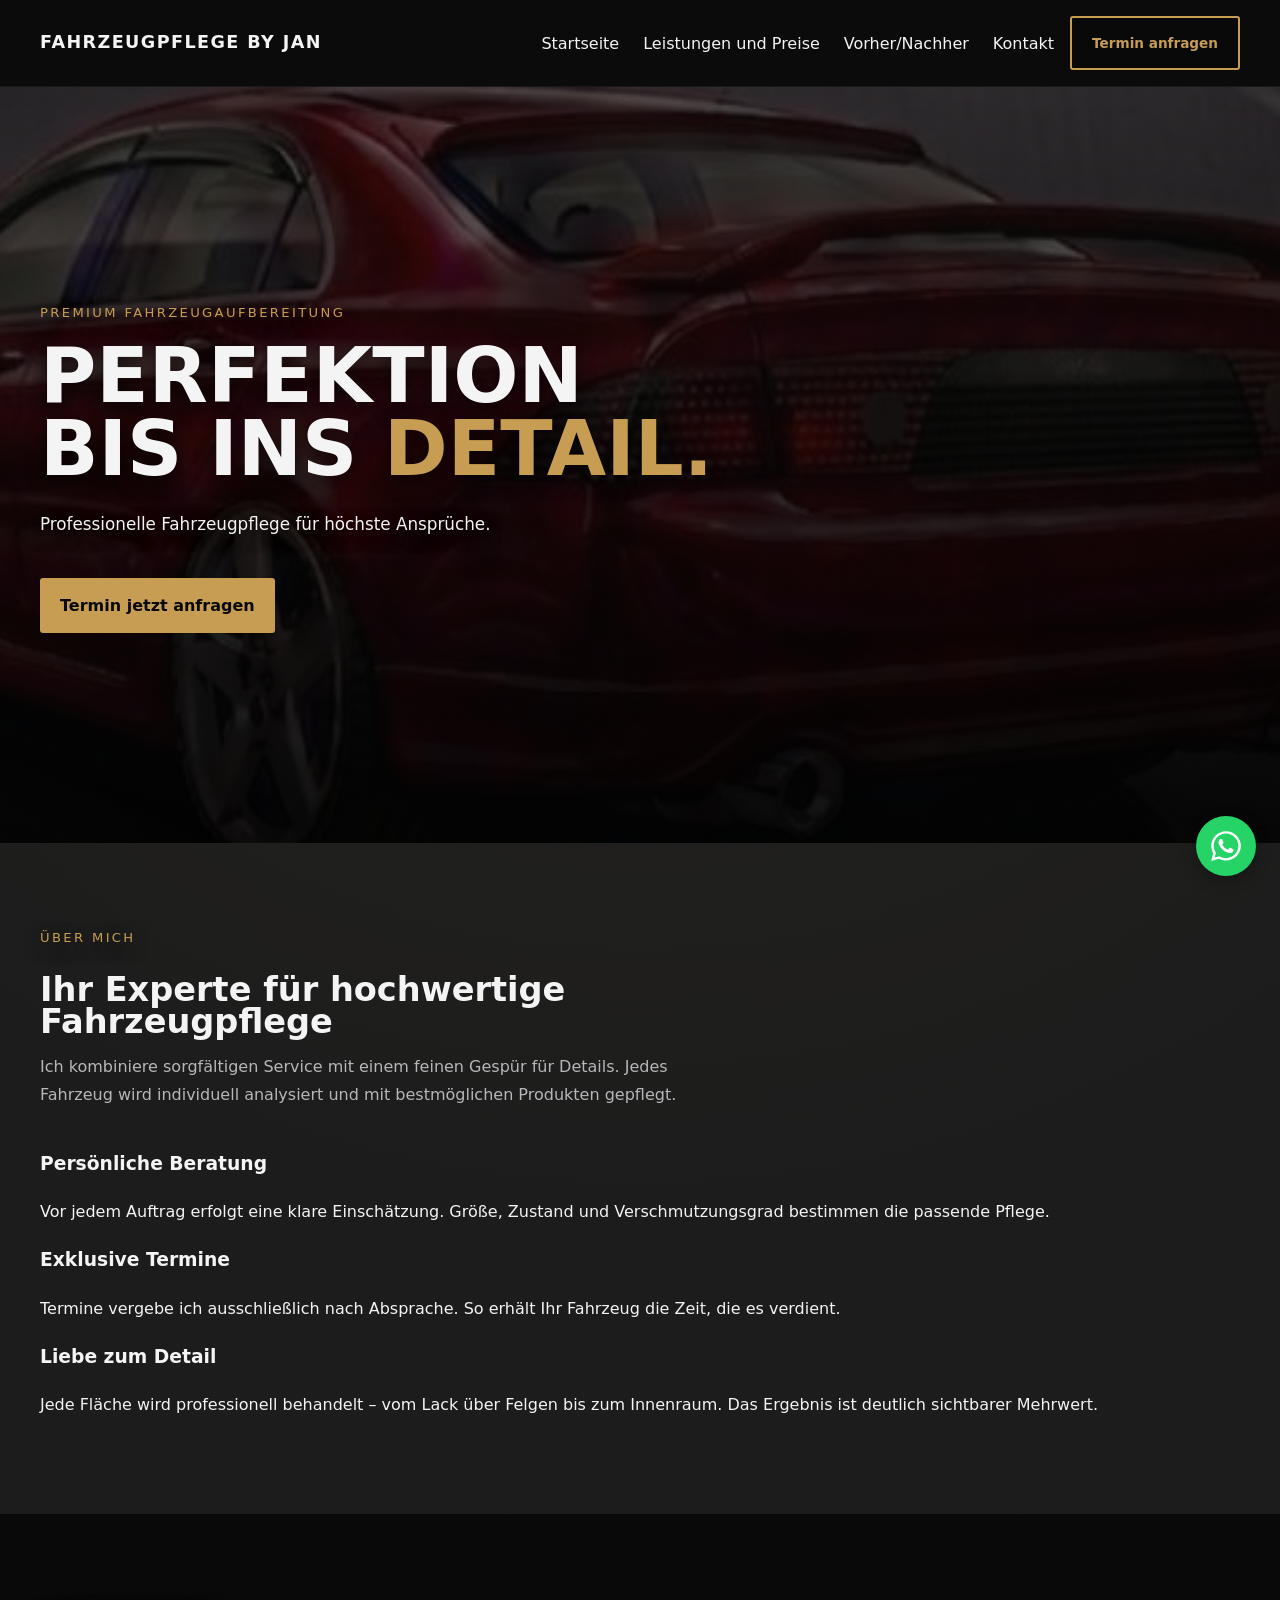
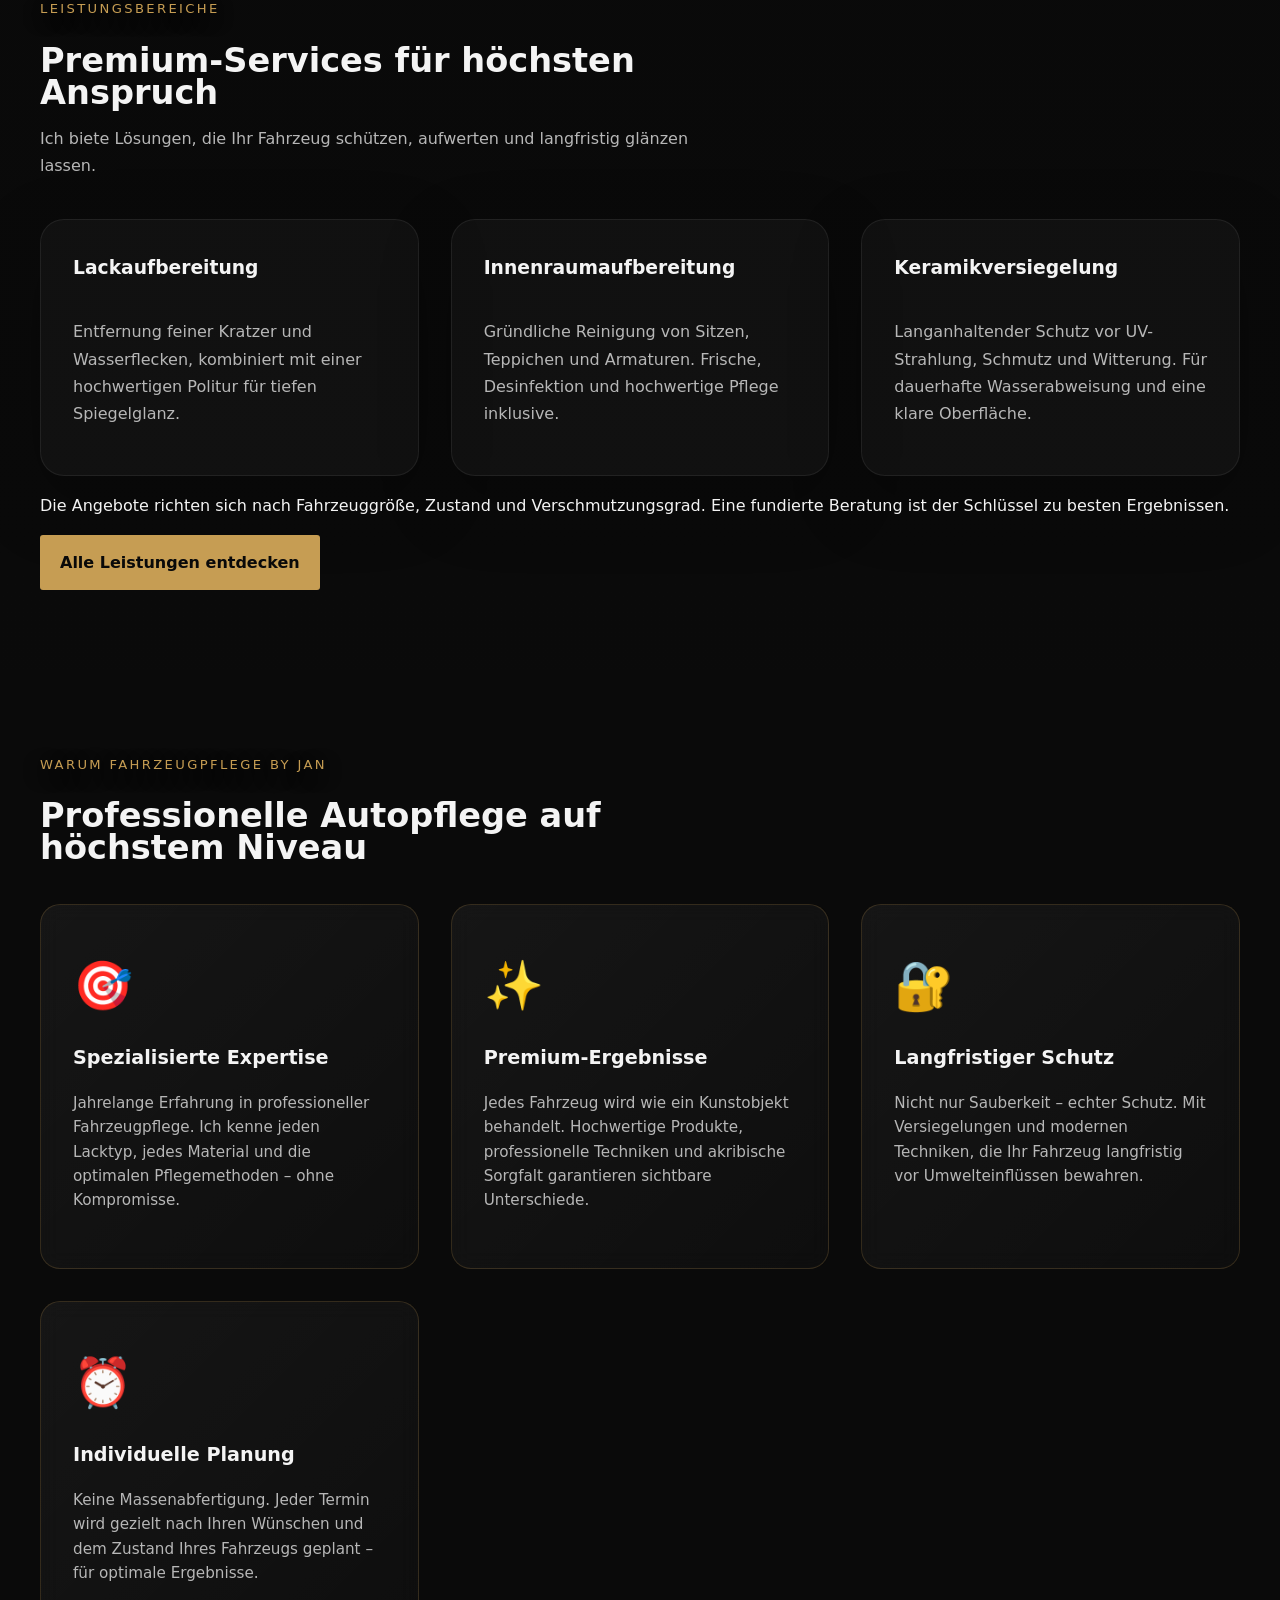
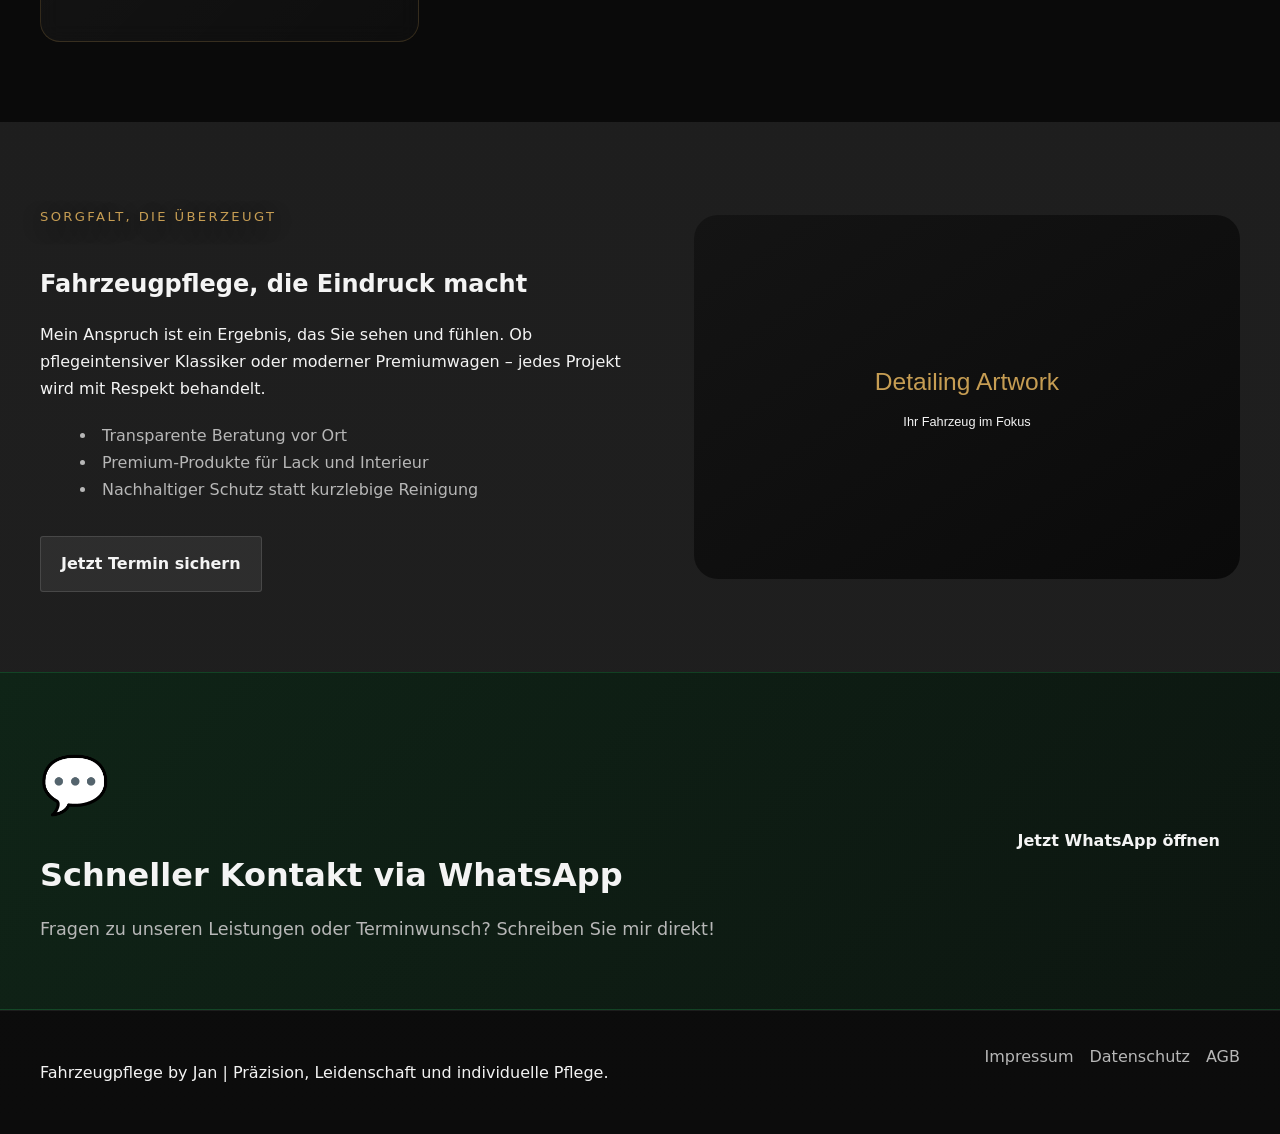
<file: index.html>
﻿<!DOCTYPE html>
<html lang="de">
<head>
  <meta charset="UTF-8">
  <meta name="viewport" content="width=device-width, initial-scale=1.0">
  <meta name="theme-color" content="#0a0a0a">
  <title>Fahrzeugpflege by Jan | Premium Fahrzeugpflege und Detailing</title>
  <meta name="description" content="Fahrzeugpflege by Jan bietet professionelle Fahrzeugpflege, Lackaufbereitung und individuelle Beratung. Termine nur nach Absprache.">
  <link rel="stylesheet" href="style.css">
</head>
<body>
  <header class="site-header">
    <div class="container header-inner">
      <a href="index.html" class="brand">FAHRZEUGPFLEGE BY JAN</a>

      <button class="nav-toggle" aria-label="Navigation öffnen" aria-expanded="false">
        <span></span>
        <span></span>
        <span></span>
      </button>

      <div class="header-actions">
        <nav class="site-nav" id="siteNav">
          <a href="index.html" class="active">Startseite</a>
          <a href="leistungen.html">Leistungen und Preise</a>
          <a href="galerie.html">Vorher/Nachher</a>
          <a href="kontakt.html">Kontakt</a>
        </nav>

        <a href="https://calendly.com/ichmussmal4/30min" class="btn nav-cta" target="_blank" rel="noreferrer">Termin anfragen</a>
      </div>
    </div>
  </header>

  <main>
    <section class="page-hero page-hero--dark">
      <div class="container hero-content">
        <span class="eyebrow">Premium Fahrzeugaufbereitung</span>
        <h1>PERFEKTION<br>BIS INS <span class="text-highlight">DETAIL.</span></h1>
        <p class="hero-copy">Professionelle Fahrzeugpflege für höchste Ansprüche.</p>
        <div class="hero-buttons">
          <a href="https://calendly.com/ichmussmal4/30min" class="btn btn-primary" target="_blank" rel="noreferrer">Termin jetzt anfragen</a>
        </div>
      </div>
    </section>

    <section class="section section--light">
      <div class="container">
        <div class="section-header">
          <span class="eyebrow">Über mich</span>
          <h2>Ihr Experte für hochwertige Fahrzeugpflege</h2>
          <p>Ich kombiniere sorgfältigen Service mit einem feinen Gespür für Details. Jedes Fahrzeug wird individuell analysiert und mit bestmöglichen Produkten gepflegt.</p>
        </div>

        <div class="about-grid">
          <article class="about-card animate-on-scroll">
            <h3>Persönliche Beratung</h3>
            <p>Vor jedem Auftrag erfolgt eine klare Einschätzung. Größe, Zustand und Verschmutzungsgrad bestimmen die passende Pflege.</p>
          </article>
          <article class="about-card animate-on-scroll">
            <h3>Exklusive Termine</h3>
            <p>Termine vergebe ich ausschließlich nach Absprache. So erhält Ihr Fahrzeug die Zeit, die es verdient.</p>
          </article>
          <article class="about-card animate-on-scroll">
            <h3>Liebe zum Detail</h3>
            <p>Jede Fläche wird professionell behandelt – vom Lack über Felgen bis zum Innenraum. Das Ergebnis ist deutlich sichtbarer Mehrwert.</p>
          </article>
        </div>
      </div>
    </section>

    <section class="section">
      <div class="container">
        <div class="section-header">
          <span class="eyebrow">Leistungsbereiche</span>
          <h2>Premium-Services für höchsten Anspruch</h2>
          <p>Ich biete Lösungen, die Ihr Fahrzeug schützen, aufwerten und langfristig glänzen lassen.</p>
        </div>

        <div class="grid grid-3">
          <article class="card animate-on-scroll">
            <h3>Lackaufbereitung</h3>
            <p>Entfernung feiner Kratzer und Wasserflecken, kombiniert mit einer hochwertigen Politur für tiefen Spiegelglanz.</p>
          </article>
          <article class="card animate-on-scroll">
            <h3>Innenraumaufbereitung</h3>
            <p>Gründliche Reinigung von Sitzen, Teppichen und Armaturen. Frische, Desinfektion und hochwertige Pflege inklusive.</p>
          </article>
          <article class="card animate-on-scroll">
            <h3>Keramikversiegelung</h3>
            <p>Langanhaltender Schutz vor UV-Strahlung, Schmutz und Witterung. Für dauerhafte Wasserabweisung und eine klare Oberfläche.</p>
          </article>
        </div>

        <div class="hero-cta animate-on-scroll">
          <p>Die Angebote richten sich nach Fahrzeuggröße, Zustand und Verschmutzungsgrad. Eine fundierte Beratung ist der Schlüssel zu besten Ergebnissen.</p>
          <a href="leistungen.html" class="btn btn-primary">Alle Leistungen entdecken</a>
        </div>
      </div>
    </section>

    <section class="section section--dark trust-section">
      <div class="container">
        <div class="section-header">
          <span class="eyebrow">Warum Fahrzeugpflege by Jan</span>
          <h2>Professionelle Autopflege auf höchstem Niveau</h2>
        </div>

        <div class="trust-grid">
          <article class="trust-card animate-on-scroll">
            <div class="trust-icon">🎯</div>
            <h3>Spezialisierte Expertise</h3>
            <p>Jahrelange Erfahrung in professioneller Fahrzeugpflege. Ich kenne jeden Lacktyp, jedes Material und die optimalen Pflegemethoden – ohne Kompromisse.</p>
          </article>
          <article class="trust-card animate-on-scroll">
            <div class="trust-icon">✨</div>
            <h3>Premium-Ergebnisse</h3>
            <p>Jedes Fahrzeug wird wie ein Kunstobjekt behandelt. Hochwertige Produkte, professionelle Techniken und akribische Sorgfalt garantieren sichtbare Unterschiede.</p>
          </article>
          <article class="trust-card animate-on-scroll">
            <div class="trust-icon">🔐</div>
            <h3>Langfristiger Schutz</h3>
            <p>Nicht nur Sauberkeit – echter Schutz. Mit Versiegelungen und modernen Techniken, die Ihr Fahrzeug langfristig vor Umwelteinflüssen bewahren.</p>
          </article>
          <article class="trust-card animate-on-scroll">
            <div class="trust-icon">⏰</div>
            <h3>Individuelle Planung</h3>
            <p>Keine Massenabfertigung. Jeder Termin wird gezielt nach Ihren Wünschen und dem Zustand Ihres Fahrzeugs geplant – für optimale Ergebnisse.</p>
          </article>
        </div>
      </div>
    </section>

    <section class="section section--light">
      <div class="container split-grid">
        <div class="split-text animate-on-scroll">
          <span class="eyebrow">Sorgfalt, die überzeugt</span>
          <h2>Fahrzeugpflege, die Eindruck macht</h2>
          <p>Mein Anspruch ist ein Ergebnis, das Sie sehen und fühlen. Ob pflegeintensiver Klassiker oder moderner Premiumwagen – jedes Projekt wird mit Respekt behandelt.</p>
          <ul>
            <li>Transparente Beratung vor Ort</li>
            <li>Premium-Produkte für Lack und Interieur</li>
            <li>Nachhaltiger Schutz statt kurzlebige Reinigung</li>
          </ul>
          <a href="kontakt.html" class="btn btn-secondary">Jetzt Termin sichern</a>
        </div>
        <div class="split-visual animate-on-scroll">
          <img src="images/detailing1.svg" alt="Fahrzeugpflege Detail" loading="lazy">
        </div>
      </div>
    </section>

    <section class="cta-banner cta-whatsapp">
      <div class="container cta-inner">
        <div class="cta-content">
          <div class="cta-icon">💬</div>
          <h2>Schneller Kontakt via WhatsApp</h2>
          <p>Fragen zu unseren Leistungen oder Terminwunsch? Schreiben Sie mir direkt!</p>
        </div>
        <a href="https://wa.me/4915236985965" target="_blank" rel="noreferrer" class="btn btn-btn-whatsapp">Jetzt WhatsApp öffnen</a>
      </div>
    </section>
  </main>

<a href="https://wa.me/4915236985965" target="_blank" rel="noreferrer" class="floating-whatsapp-pure" aria-label="WhatsApp Chat starten">
  <svg viewBox="0 0 448 512" xmlns="http://www.w3.org/2000/svg">
    <path d="M380.9 97.1C339 55.1 283.2 32 223.9 32c-122.4 0-222 99.6-222 222 0 39.1 10.2 77.3 29.6 111L0 480l117.7-30.9c32.4 17.7 68.9 27 106.1 27h.1c122.3 0 224.1-99.6 224.1-222 0-59.3-25.2-115-67.1-157zm-157 341.6c-33.2 0-65.7-8.9-94-25.7l-6.7-4-69.8 18.3L72 359.2l-4.4-7c-18.5-29.4-28.2-63.3-28.2-98.2 0-101.7 82.8-184.5 184.6-184.5 49.3 0 95.6 19.2 130.4 54.1 34.8 34.9 56.2 81.2 56.1 130.5 0 101.8-84.9 184.6-186.6 184.6zm101.2-138.2c-5.5-2.8-32.8-16.2-37.9-18-5.1-1.9-8.8-2.8-12.5 2.8-3.7 5.6-14.3 18-17.6 21.8-3.2 3.7-6.5 4.2-12 1.4-32.6-16.3-54-29.1-75.5-66-5.7-9.8 5.7-9.1 16.3-30.3 1.8-3.7.9-6.9-.5-9.7-1.4-2.8-12.5-30.1-17.1-41.2-4.5-10.8-9.1-9.3-12.5-9.5-3.2-.2-6.9-.2-10.6-.2-3.7 0-9.7 1.4-14.8 6.9-5.1 5.6-19.4 19-19.4 46.3 0 27.3 19.9 53.7 22.6 57.4 2.8 3.7 39.1 59.7 94.8 83.8 35.2 15.2 49 16.5 66.6 13.9 10.7-1.6 32.8-13.4 37.4-26.4 4.6-13 4.6-24.1 3.2-26.4-1.3-2.5-5-3.9-10.5-6.6z"/>
  </svg>
</a>



  <footer class="site-footer">
    <div class="container footer-inner">
      <p>Fahrzeugpflege by Jan | Präzision, Leidenschaft und individuelle Pflege.</p>
      <nav class="footer-nav">
        <a href="impressum.html">Impressum</a>
        <a href="datenschutz.html">Datenschutz</a>
        <a href="agb.html">AGB</a>
      </nav>
    </div>
  </footer>

  <script src="script.js"></script>
</body>
</html>
</file>
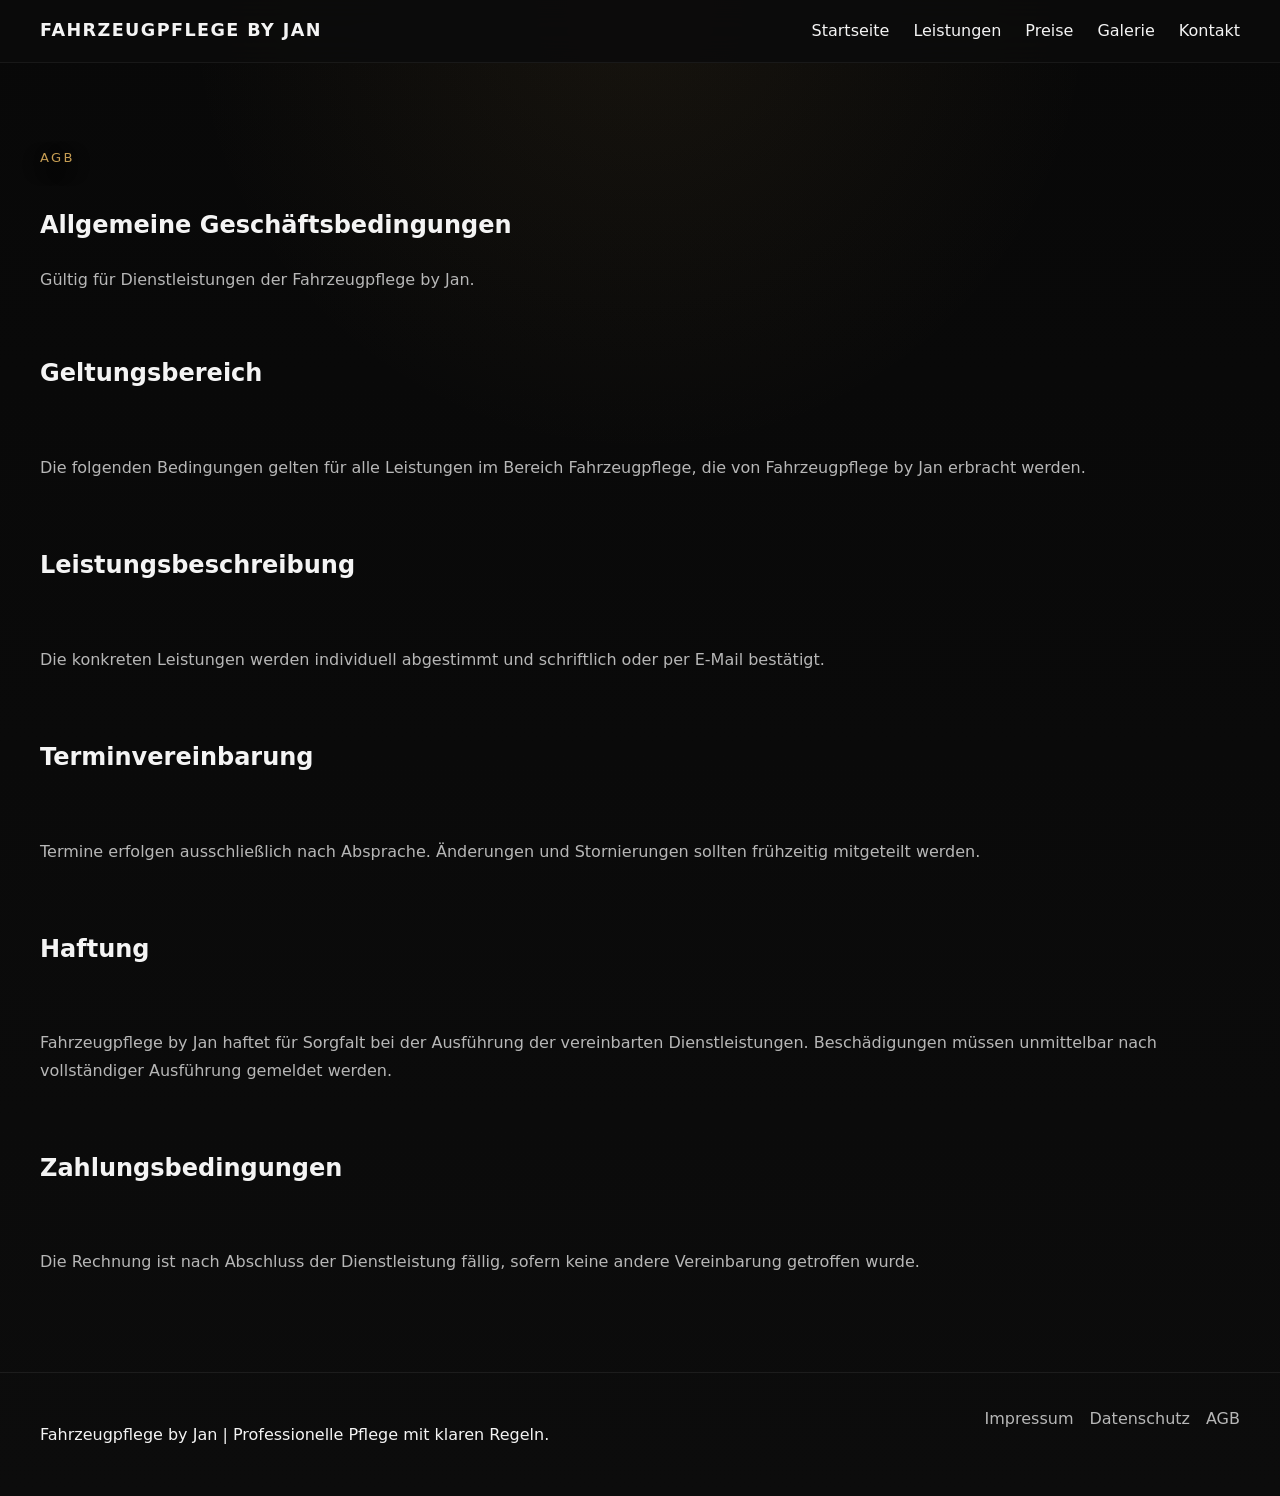
<file: agb.html>
<!DOCTYPE html>
<html lang="de">
<head>
  <meta charset="UTF-8">
  <meta name="viewport" content="width=device-width, initial-scale=1.0">
  <title>AGB | Fahrzeugpflege by Jan</title>
  <meta name="description" content="Allgemeine Geschäftsbedingungen von Fahrzeugpflege by Jan.">
  <link rel="stylesheet" href="style.css">
</head>
<body>
  <header class="site-header">
    <div class="container header-inner">
      <a href="index.html" class="brand">Fahrzeugpflege by Jan</a>
      <button class="nav-toggle" aria-label="Navigation öffnen" aria-expanded="false">
        <span></span><span></span><span></span>
      </button>
      <nav class="site-nav">
        <a href="index.html">Startseite</a>
        <a href="leistungen.html">Leistungen</a>
        <a href="preise.html">Preise</a>
        <a href="galerie.html">Galerie</a>
        <a href="kontakt.html">Kontakt</a>
      </nav>
    </div>
  </header>

  <main>
    <section class="section">
      <div class="container">
        <div class="section-header">
          <span class="eyebrow">AGB</span>
          <h1>Allgemeine Geschäftsbedingungen</h1>
          <p>Gültig für Dienstleistungen der Fahrzeugpflege by Jan.</p>
        </div>

        <div class="legal-content animate-on-scroll">
          <h2>Geltungsbereich</h2>
          <p>Die folgenden Bedingungen gelten für alle Leistungen im Bereich Fahrzeugpflege, die von Fahrzeugpflege by Jan erbracht werden.</p>

          <h2>Leistungsbeschreibung</h2>
          <p>Die konkreten Leistungen werden individuell abgestimmt und schriftlich oder per E-Mail bestätigt.</p>

          <h2>Terminvereinbarung</h2>
          <p>Termine erfolgen ausschließlich nach Absprache. Änderungen und Stornierungen sollten frühzeitig mitgeteilt werden.</p>

          <h2>Haftung</h2>
          <p>Fahrzeugpflege by Jan haftet für Sorgfalt bei der Ausführung der vereinbarten Dienstleistungen. Beschädigungen müssen unmittelbar nach vollständiger Ausführung gemeldet werden.</p>

          <h2>Zahlungsbedingungen</h2>
          <p>Die Rechnung ist nach Abschluss der Dienstleistung fällig, sofern keine andere Vereinbarung getroffen wurde.</p>
        </div>
      </div>
    </section>
  </main>

  <footer class="site-footer">
    <div class="container footer-inner">
      <p>Fahrzeugpflege by Jan | Professionelle Pflege mit klaren Regeln.</p>
      <nav class="footer-nav">
        <a href="impressum.html">Impressum</a>
        <a href="datenschutz.html">Datenschutz</a>
        <a href="agb.html">AGB</a>
      </nav>
    </div>
  </footer>

  <script src="script.js"></script>
</body>
</html>
</file>
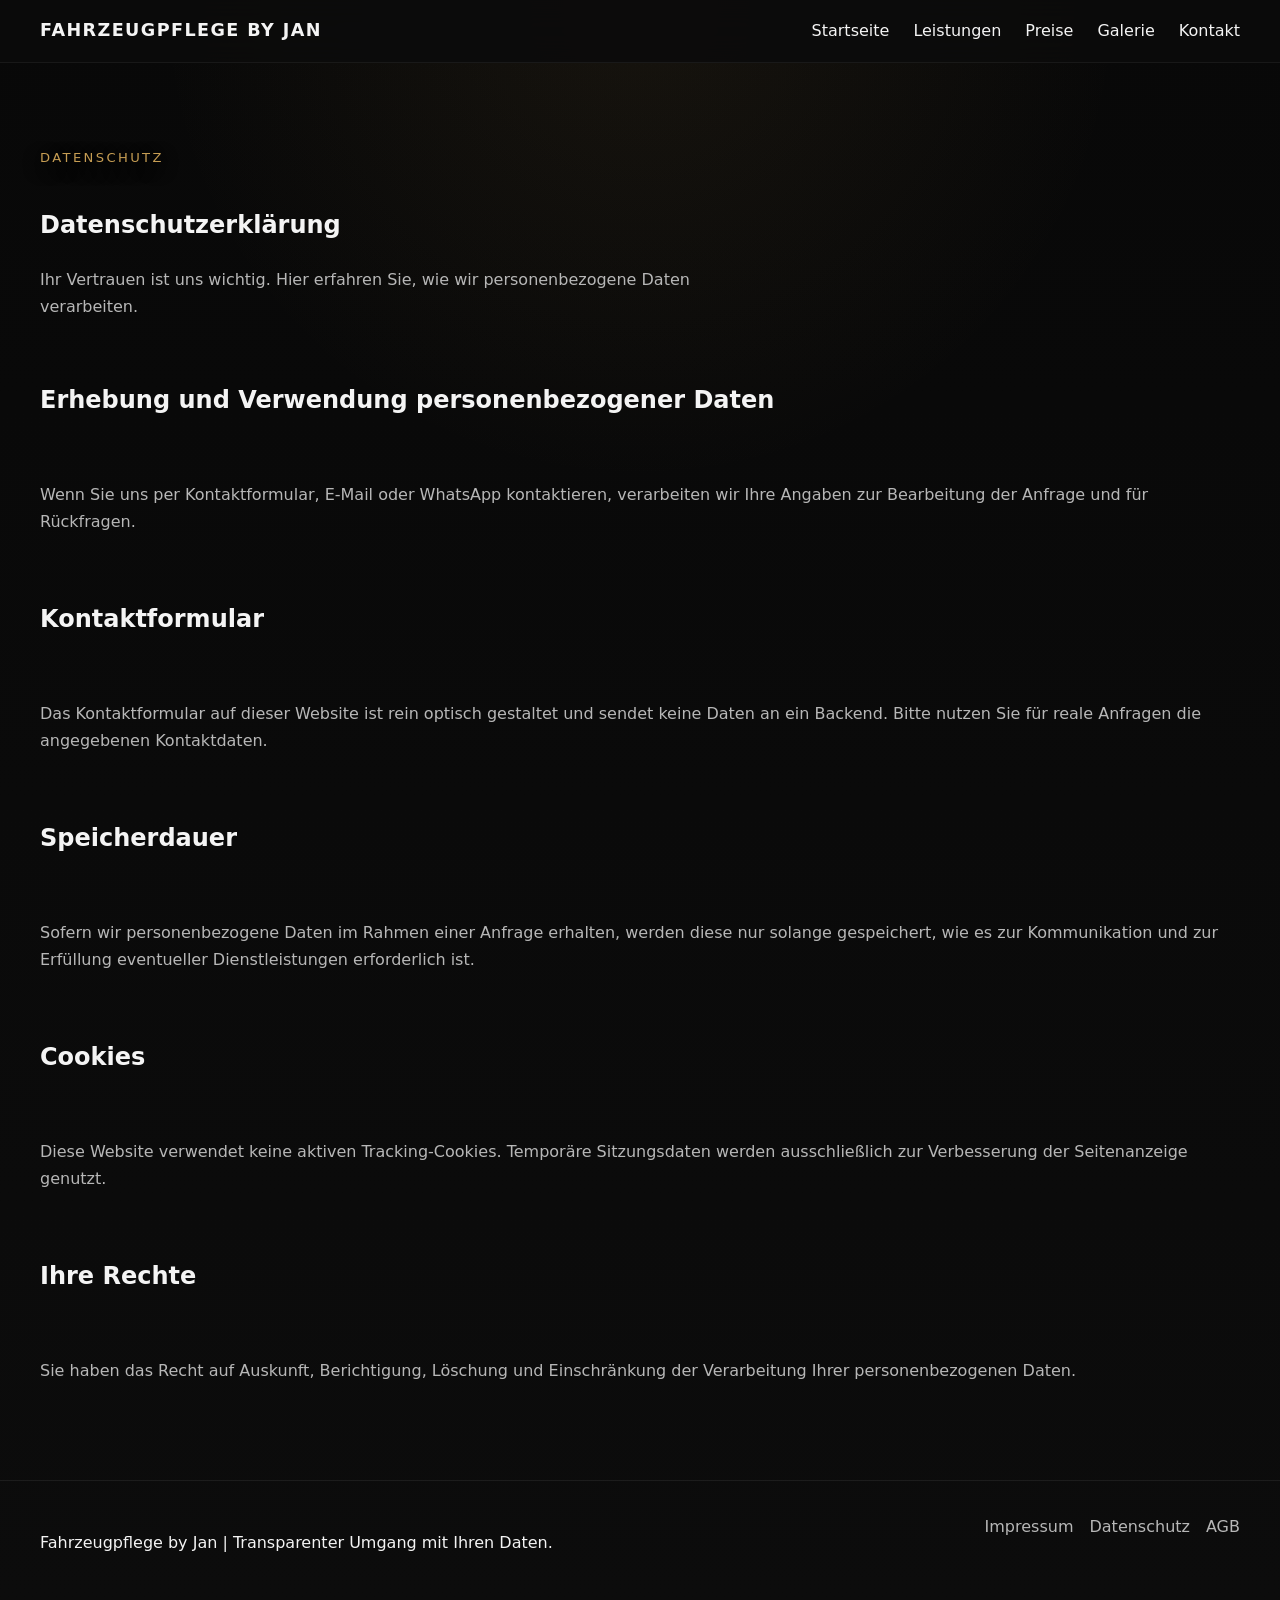
<file: datenschutz.html>
<!DOCTYPE html>
<html lang="de">
<head>
  <meta charset="UTF-8">
  <meta name="viewport" content="width=device-width, initial-scale=1.0">
  <title>Datenschutz | Fahrzeugpflege by Jan</title>
  <meta name="description" content="Datenschutzerklärung von Fahrzeugpflege by Jan. Informationen zu Datenverarbeitung, Kontaktformular und Cookies.">
  <link rel="stylesheet" href="style.css">
</head>
<body>
  <header class="site-header">
    <div class="container header-inner">
      <a href="index.html" class="brand">Fahrzeugpflege by Jan</a>
      <button class="nav-toggle" aria-label="Navigation öffnen" aria-expanded="false">
        <span></span><span></span><span></span>
      </button>
      <nav class="site-nav">
        <a href="index.html">Startseite</a>
        <a href="leistungen.html">Leistungen</a>
        <a href="preise.html">Preise</a>
        <a href="galerie.html">Galerie</a>
        <a href="kontakt.html">Kontakt</a>
      </nav>
    </div>
  </header>

  <main>
    <section class="section">
      <div class="container">
        <div class="section-header">
          <span class="eyebrow">Datenschutz</span>
          <h1>Datenschutzerklärung</h1>
          <p>Ihr Vertrauen ist uns wichtig. Hier erfahren Sie, wie wir personenbezogene Daten verarbeiten.</p>
        </div>

        <div class="legal-content animate-on-scroll">
          <h2>Erhebung und Verwendung personenbezogener Daten</h2>
          <p>Wenn Sie uns per Kontaktformular, E-Mail oder WhatsApp kontaktieren, verarbeiten wir Ihre Angaben zur Bearbeitung der Anfrage und für Rückfragen.</p>

          <h2>Kontaktformular</h2>
          <p>Das Kontaktformular auf dieser Website ist rein optisch gestaltet und sendet keine Daten an ein Backend. Bitte nutzen Sie für reale Anfragen die angegebenen Kontaktdaten.</p>

          <h2>Speicherdauer</h2>
          <p>Sofern wir personenbezogene Daten im Rahmen einer Anfrage erhalten, werden diese nur solange gespeichert, wie es zur Kommunikation und zur Erfüllung eventueller Dienstleistungen erforderlich ist.</p>

          <h2>Cookies</h2>
          <p>Diese Website verwendet keine aktiven Tracking-Cookies. Temporäre Sitzungsdaten werden ausschließlich zur Verbesserung der Seitenanzeige genutzt.</p>

          <h2>Ihre Rechte</h2>
          <p>Sie haben das Recht auf Auskunft, Berichtigung, Löschung und Einschränkung der Verarbeitung Ihrer personenbezogenen Daten.</p>
        </div>
      </div>
    </section>
  </main>

  <footer class="site-footer">
    <div class="container footer-inner">
      <p>Fahrzeugpflege by Jan | Transparenter Umgang mit Ihren Daten.</p>
      <nav class="footer-nav">
        <a href="impressum.html">Impressum</a>
        <a href="datenschutz.html">Datenschutz</a>
        <a href="agb.html">AGB</a>
      </nav>
    </div>
  </footer>

  <script src="script.js"></script>
</body>
</html>
</file>
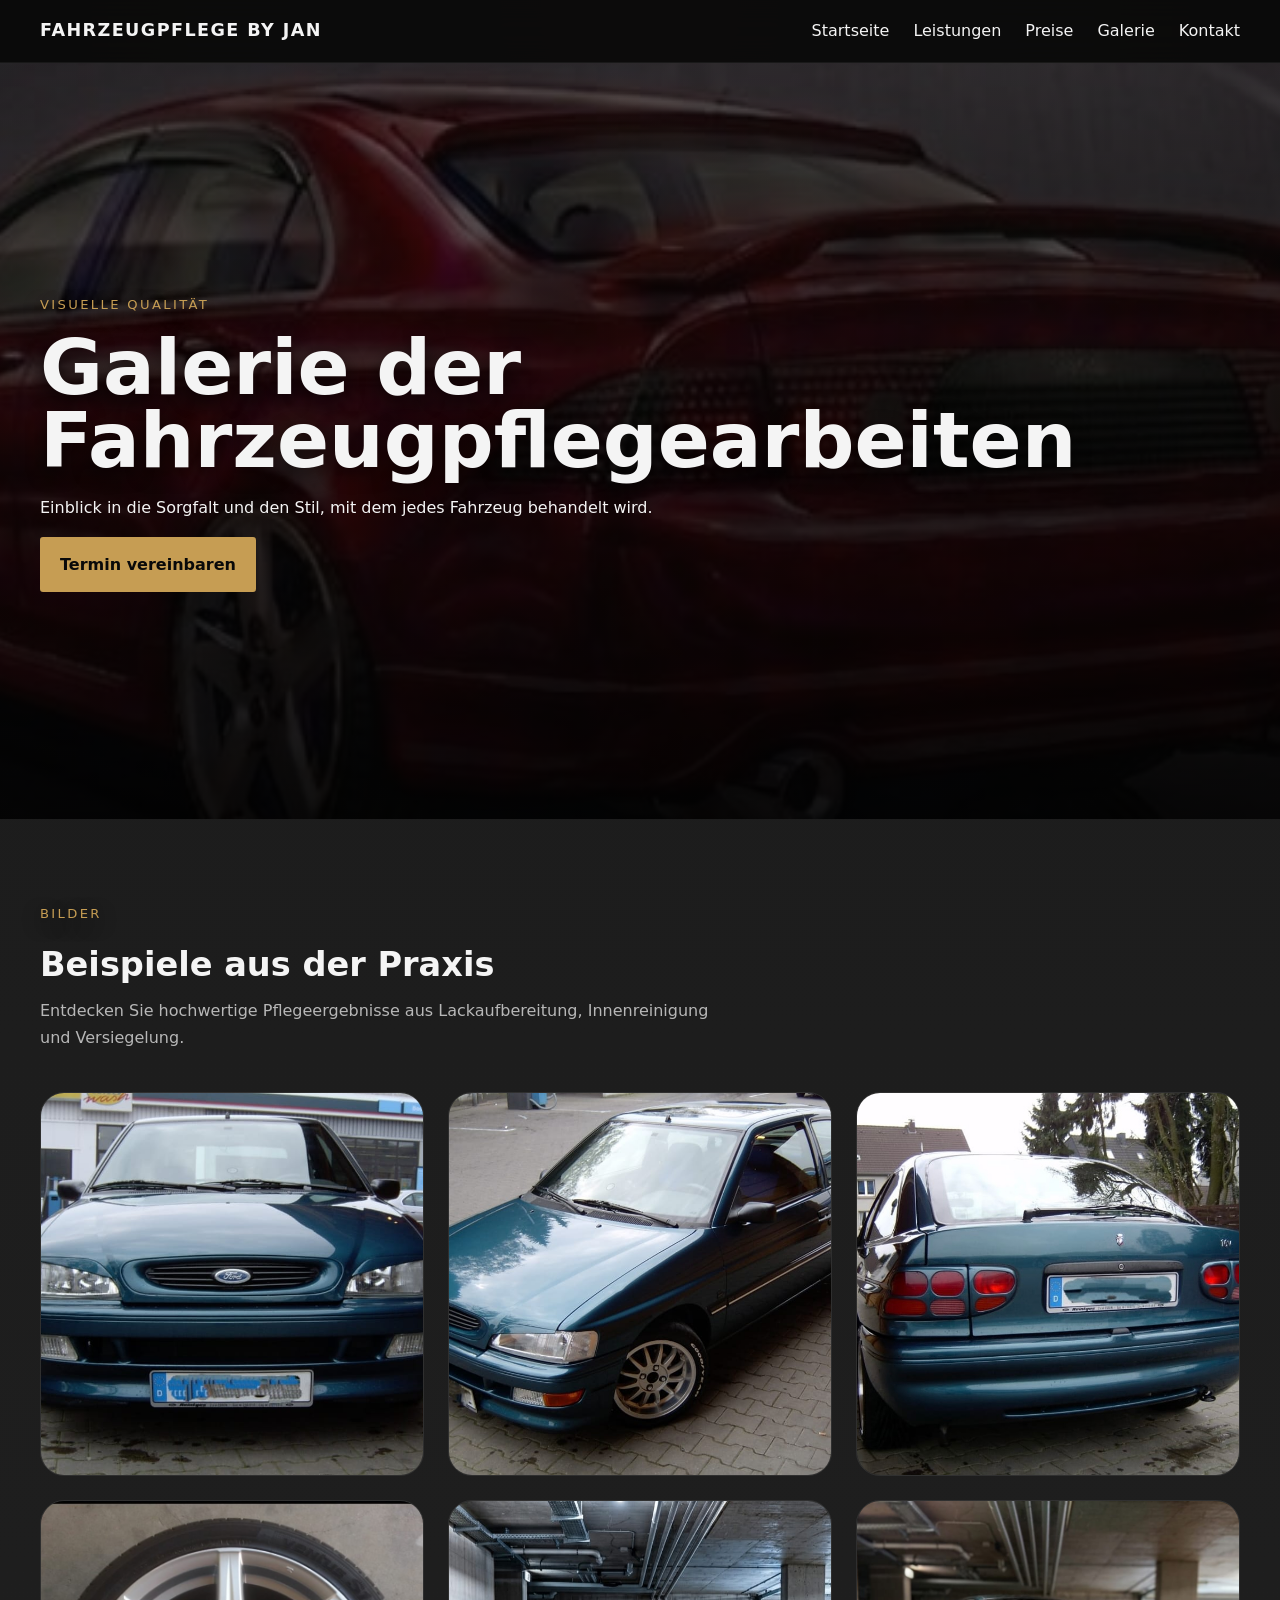
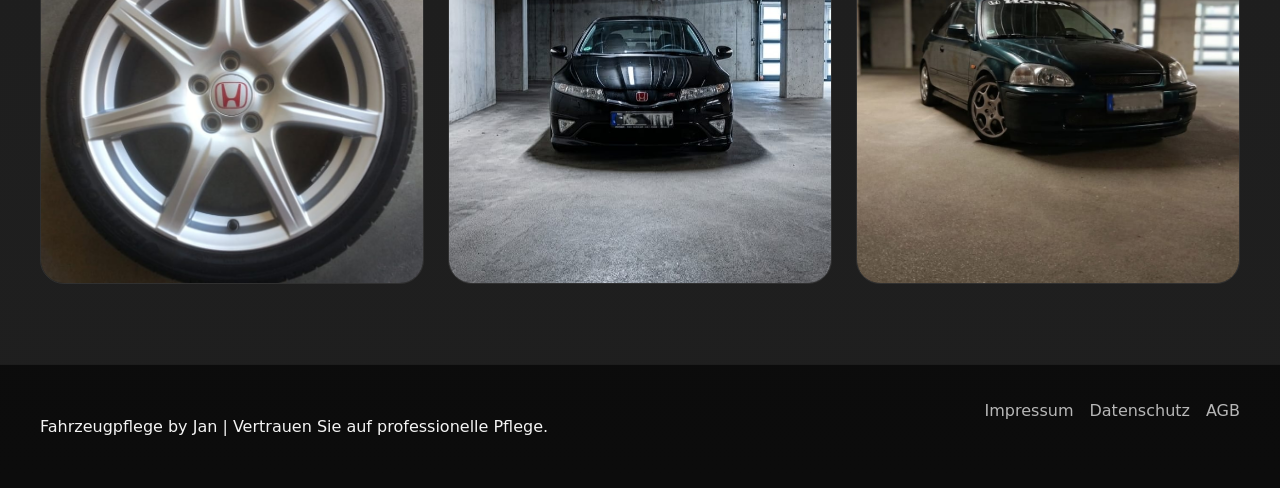
<file: galerie.html>
<!DOCTYPE html>
<html lang="de">
<head>
  <meta charset="UTF-8">
  <meta name="viewport" content="width=device-width, initial-scale=1.0">
  <title>Galerie | Fahrzeugpflege by Jan</title>
  <meta name="description" content="Galerie hochwertiger Fahrzeugpflege-Arbeiten von Jan. Entdecken Sie Vorher-Nachher Pflegeresultate.">
  <link rel="stylesheet" href="style.css">
</head>
<body>
  <header class="site-header">
    <div class="container header-inner">
      <a href="index.html" class="brand">Fahrzeugpflege by Jan</a>
      <button class="nav-toggle" aria-label="Navigation öffnen" aria-expanded="false">
        <span></span><span></span><span></span>
      </button>
      <nav class="site-nav">
        <a href="index.html">Startseite</a>
        <a href="leistungen.html">Leistungen</a>
        <a href="preise.html">Preise</a>
        <a href="galerie.html" class="active">Galerie</a>
        <a href="kontakt.html">Kontakt</a>
      </nav>
    </div>
  </header>

  <main>
    <section class="page-hero page-hero--dark">
      <div class="container hero-content">
        <span class="eyebrow">Visuelle Qualität</span>
        <h1>Galerie der Fahrzeugpflegearbeiten</h1>
        <p>Einblick in die Sorgfalt und den Stil, mit dem jedes Fahrzeug behandelt wird.</p>
        <a href="https://calendly.com/ichmussmal4/30min" class="btn btn-primary" target="_blank" rel="noreferrer">Termin vereinbaren</a>
      </div>
    </section>

    <section class="section section--light">
      <div class="container">
        <div class="section-header">
          <span class="eyebrow">Bilder</span>
          <h2>Beispiele aus der Praxis</h2>
          <p>Entdecken Sie hochwertige Pflegeergebnisse aus Lackaufbereitung, Innenreinigung und Versiegelung.</p>
        </div>

        <div class="gallery-grid">
          <div class="gallery-item animate-on-scroll"><img src="images/IMG_3990.jpeg" alt="Fahrzeugpflege Detail" loading="lazy"></div>
          <div class="gallery-item animate-on-scroll"><img src="images/IMG_3991.jpeg" alt="Lackpflege Ergebnis" loading="lazy"></div>
          <div class="gallery-item animate-on-scroll"><img src="images/IMG_3992.jpeg" alt="Innenraum Aufbereitung" loading="lazy"></div>
          <div class="gallery-item animate-on-scroll"><img src="images/IMG_3995.jpeg" alt="Glänzender Lack" loading="lazy"></div>
          <div class="gallery-item animate-on-scroll"><img src="images/IMG_3996.jpeg" alt="Felgenpflege" loading="lazy"></div>
          <div class="gallery-item animate-on-scroll"><img src="images/IMG_3997.jpeg" alt="Premium Fahrzeugpflege" loading="lazy"></div>
        </div>
      </div>
    </section>
  </main>

  <footer class="site-footer">
    <div class="container footer-inner">
      <p>Fahrzeugpflege by Jan | Vertrauen Sie auf professionelle Pflege.</p>
      <nav class="footer-nav">
        <a href="impressum.html">Impressum</a>
        <a href="datenschutz.html">Datenschutz</a>
        <a href="agb.html">AGB</a>
      </nav>
    </div>
  </footer>

  <script src="script.js"></script>
</body>
</html>
</file>
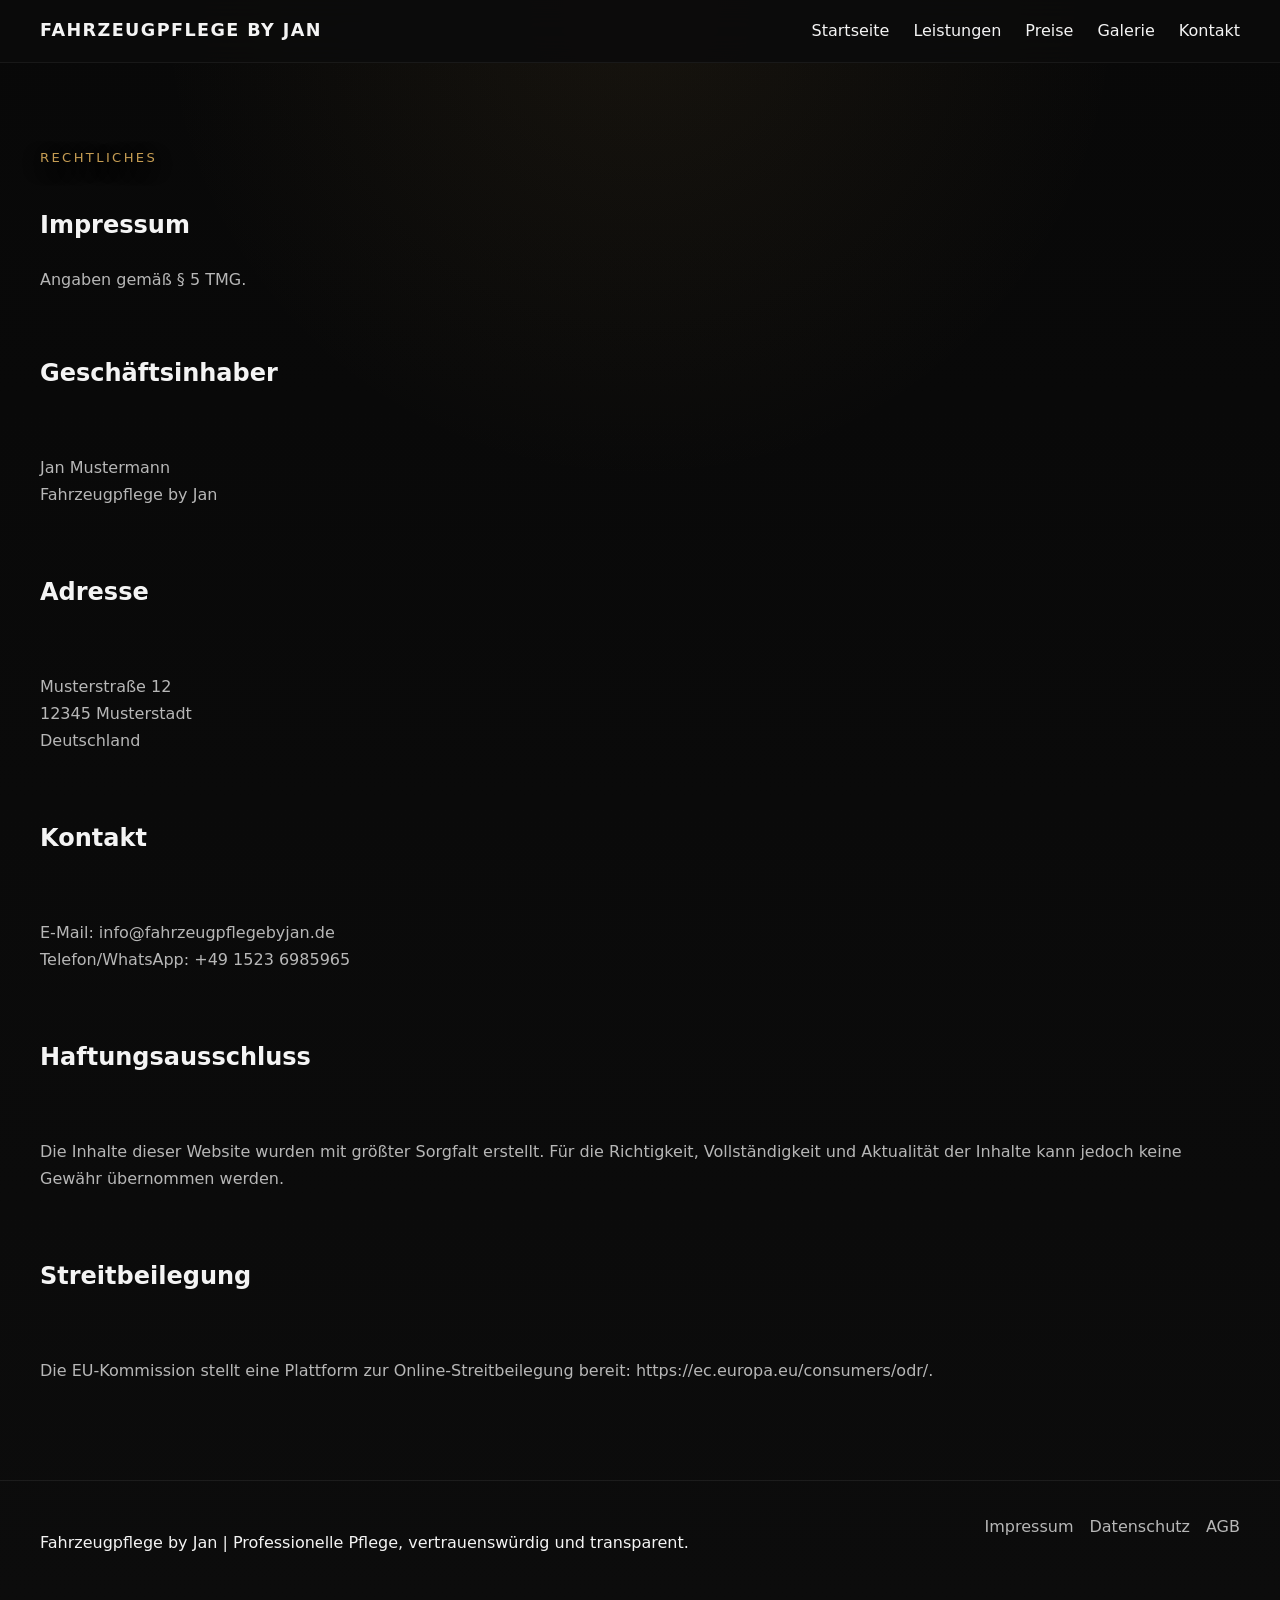
<file: impressum.html>
<!DOCTYPE html>
<html lang="de">
<head>
  <meta charset="UTF-8">
  <meta name="viewport" content="width=device-width, initial-scale=1.0">
  <title>Impressum | Fahrzeugpflege by Jan</title>
  <meta name="description" content="Impressum von Fahrzeugpflege by Jan mit Kontakt- und Anbieterinformationen.">
  <link rel="stylesheet" href="style.css">
</head>
<body>
  <header class="site-header">
    <div class="container header-inner">
      <a href="index.html" class="brand">Fahrzeugpflege by Jan</a>
      <button class="nav-toggle" aria-label="Navigation öffnen" aria-expanded="false">
        <span></span><span></span><span></span>
      </button>
      <nav class="site-nav">
        <a href="index.html">Startseite</a>
        <a href="leistungen.html">Leistungen</a>
        <a href="preise.html">Preise</a>
        <a href="galerie.html">Galerie</a>
        <a href="kontakt.html">Kontakt</a>
      </nav>
    </div>
  </header>

  <main>
    <section class="section">
      <div class="container">
        <div class="section-header">
          <span class="eyebrow">Rechtliches</span>
          <h1>Impressum</h1>
          <p>Angaben gemäß § 5 TMG.</p>
        </div>

        <div class="legal-content animate-on-scroll">
          <h2>Geschäftsinhaber</h2>
          <p>Jan Mustermann<br>Fahrzeugpflege by Jan</p>

          <h2>Adresse</h2>
          <p>Musterstraße 12<br>12345 Musterstadt<br>Deutschland</p>

          <h2>Kontakt</h2>
          <p>E-Mail: info@fahrzeugpflegebyjan.de<br>Telefon/WhatsApp: +49 1523 6985965</p>

          <h2>Haftungsausschluss</h2>
          <p>Die Inhalte dieser Website wurden mit größter Sorgfalt erstellt. Für die Richtigkeit, Vollständigkeit und Aktualität der Inhalte kann jedoch keine Gewähr übernommen werden.</p>

          <h2>Streitbeilegung</h2>
          <p>Die EU-Kommission stellt eine Plattform zur Online-Streitbeilegung bereit: https://ec.europa.eu/consumers/odr/.</p>
        </div>
      </div>
    </section>
  </main>

  <footer class="site-footer">
    <div class="container footer-inner">
      <p>Fahrzeugpflege by Jan | Professionelle Pflege, vertrauenswürdig und transparent.</p>
      <nav class="footer-nav">
        <a href="impressum.html">Impressum</a>
        <a href="datenschutz.html">Datenschutz</a>
        <a href="agb.html">AGB</a>
      </nav>
    </div>
  </footer>

  <script src="script.js"></script>
</body>
</html>
</file>
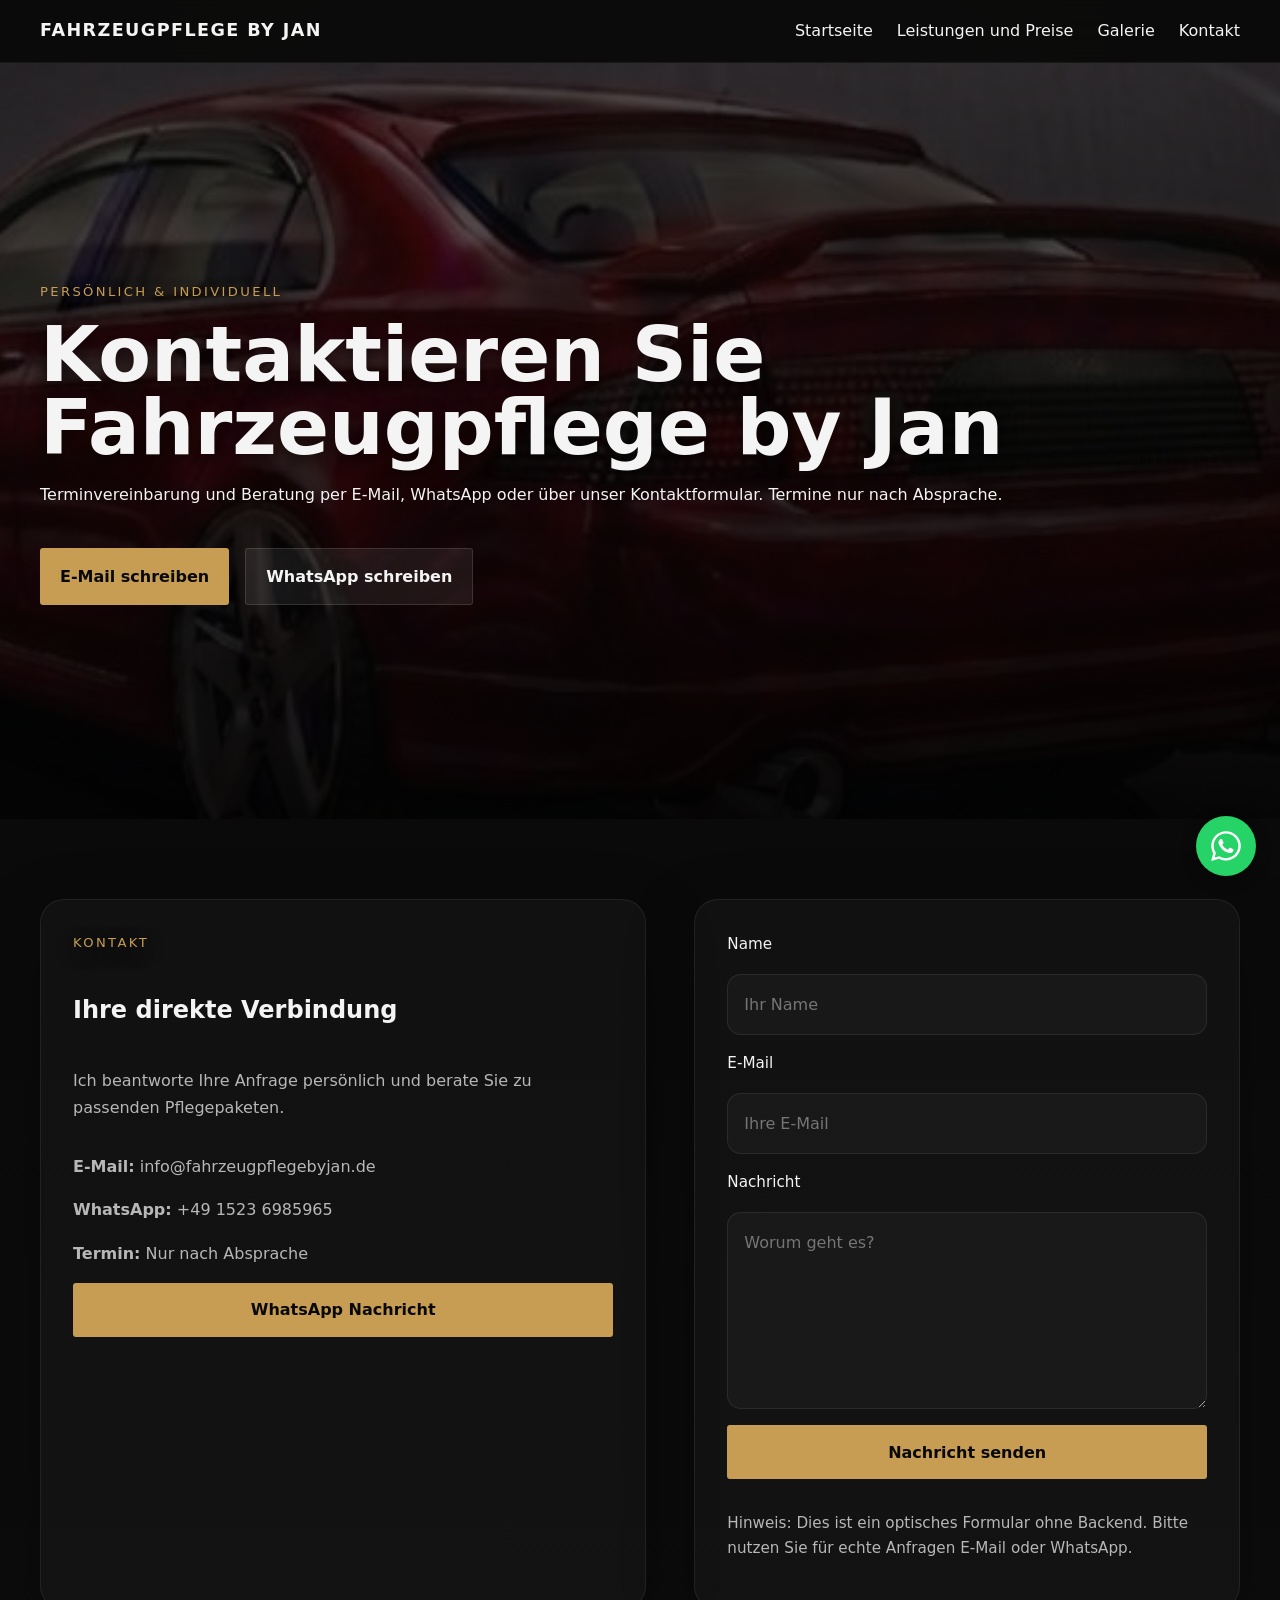
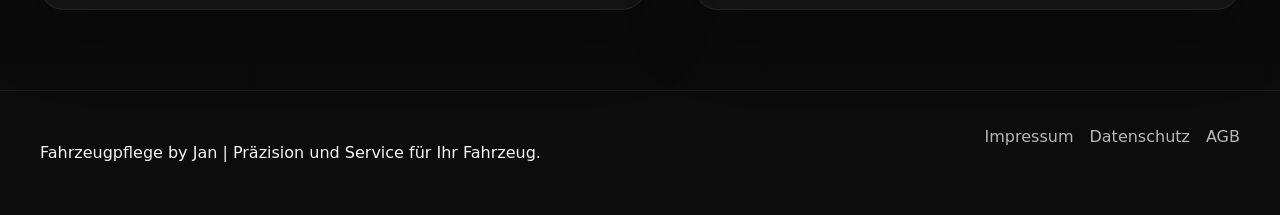
<file: kontakt.html>
<!DOCTYPE html>
<html lang="de">
<head>
  <meta charset="UTF-8">
  <meta name="viewport" content="width=device-width, initial-scale=1.0">
  <title>Kontakt | Fahrzeugpflege by Jan</title>
  <meta name="description" content="Kontaktseite von Fahrzeugpflege by Jan. Anfragen per E-Mail, WhatsApp oder Kontaktformular.">
  <link rel="stylesheet" href="style.css">
</head>
<body>
  <header class="site-header">
    <div class="container header-inner">
      <a href="index.html" class="brand">Fahrzeugpflege by Jan</a>
      <button class="nav-toggle" aria-label="Navigation öffnen" aria-expanded="false">
        <span></span><span></span><span></span>
      </button>
      <nav class="site-nav">
        <a href="index.html">Startseite</a>
        <a href="leistungen.html">Leistungen und Preise</a>
      
        <a href="galerie.html">Galerie</a>
        <a href="kontakt.html" class="active">Kontakt</a>
      </nav>
    </div>
  </header>

  <main>
    <section class="page-hero page-hero--dark">
      <div class="container hero-content">
        <span class="eyebrow">Persönlich &amp; individuell</span>
        <h1>Kontaktieren Sie Fahrzeugpflege by Jan</h1>
        <p>Terminvereinbarung und Beratung per E-Mail, WhatsApp oder über unser Kontaktformular. Termine nur nach Absprache.</p>
        <div class="hero-buttons">
          <a href="mailto:info@fahrzeugpflegebyjan.de" class="btn btn-primary">E-Mail schreiben</a>
          <a href="https://wa.me/4915236985965" class="btn btn-secondary" target="_blank" rel="noreferrer">WhatsApp schreiben</a>
        </div>
      </div>
    </section>

    <section class="section">
      <div class="container split-grid">
        <div class="contact-card animate-on-scroll">
          <span class="eyebrow">Kontakt</span>
          <h2>Ihre direkte Verbindung</h2>
          <p>Ich beantworte Ihre Anfrage persönlich und berate Sie zu passenden Pflegepaketen.</p>
          <div class="contact-details">
            <p><strong>E-Mail:</strong> info@fahrzeugpflegebyjan.de</p>
            <p><strong>WhatsApp:</strong> +49 1523 6985965</p>
            <p><strong>Termin:</strong> Nur nach Absprache</p>
          </div>
          <a href="https://wa.me/4915236985965" class="btn btn-primary" target="_blank" rel="noreferrer">WhatsApp Nachricht</a>
        </div>

        <div class="contact-form animate-on-scroll">
          <form id="contactForm">
            <label for="name">Name</label>
            <input type="text" id="name" name="name" placeholder="Ihr Name" required>

            <label for="email">E-Mail</label>
            <input type="email" id="email" name="email" placeholder="Ihre E-Mail" required>

            <label for="message">Nachricht</label>
            <textarea id="message" name="message" rows="6" placeholder="Worum geht es?" required></textarea>

            <button type="submit" class="btn btn-primary">Nachricht senden</button>
            <p class="form-note">Hinweis: Dies ist ein optisches Formular ohne Backend. Bitte nutzen Sie für echte Anfragen E-Mail oder WhatsApp.</p>
          </form>
        </div>
      </div>
    </section>
  </main>
<a href="https://wa.me/4915236985965" target="_blank" rel="noreferrer" class="floating-whatsapp-pure" aria-label="WhatsApp Chat starten">
  <svg viewBox="0 0 448 512" xmlns="http://www.w3.org/2000/svg">
    <path d="M380.9 97.1C339 55.1 283.2 32 223.9 32c-122.4 0-222 99.6-222 222 0 39.1 10.2 77.3 29.6 111L0 480l117.7-30.9c32.4 17.7 68.9 27 106.1 27h.1c122.3 0 224.1-99.6 224.1-222 0-59.3-25.2-115-67.1-157zm-157 341.6c-33.2 0-65.7-8.9-94-25.7l-6.7-4-69.8 18.3L72 359.2l-4.4-7c-18.5-29.4-28.2-63.3-28.2-98.2 0-101.7 82.8-184.5 184.6-184.5 49.3 0 95.6 19.2 130.4 54.1 34.8 34.9 56.2 81.2 56.1 130.5 0 101.8-84.9 184.6-186.6 184.6zm101.2-138.2c-5.5-2.8-32.8-16.2-37.9-18-5.1-1.9-8.8-2.8-12.5 2.8-3.7 5.6-14.3 18-17.6 21.8-3.2 3.7-6.5 4.2-12 1.4-32.6-16.3-54-29.1-75.5-66-5.7-9.8 5.7-9.1 16.3-30.3 1.8-3.7.9-6.9-.5-9.7-1.4-2.8-12.5-30.1-17.1-41.2-4.5-10.8-9.1-9.3-12.5-9.5-3.2-.2-6.9-.2-10.6-.2-3.7 0-9.7 1.4-14.8 6.9-5.1 5.6-19.4 19-19.4 46.3 0 27.3 19.9 53.7 22.6 57.4 2.8 3.7 39.1 59.7 94.8 83.8 35.2 15.2 49 16.5 66.6 13.9 10.7-1.6 32.8-13.4 37.4-26.4 4.6-13 4.6-24.1 3.2-26.4-1.3-2.5-5-3.9-10.5-6.6z"/>
  </svg>
</a>
  <footer class="site-footer">
    <div class="container footer-inner">
      <p>Fahrzeugpflege by Jan | Präzision und Service für Ihr Fahrzeug.</p>
      <nav class="footer-nav">
        <a href="impressum.html">Impressum</a>
        <a href="datenschutz.html">Datenschutz</a>
        <a href="agb.html">AGB</a>
      </nav>
    </div>
  </footer>

  <script src="script.js"></script>
</body>
</html>
</file>
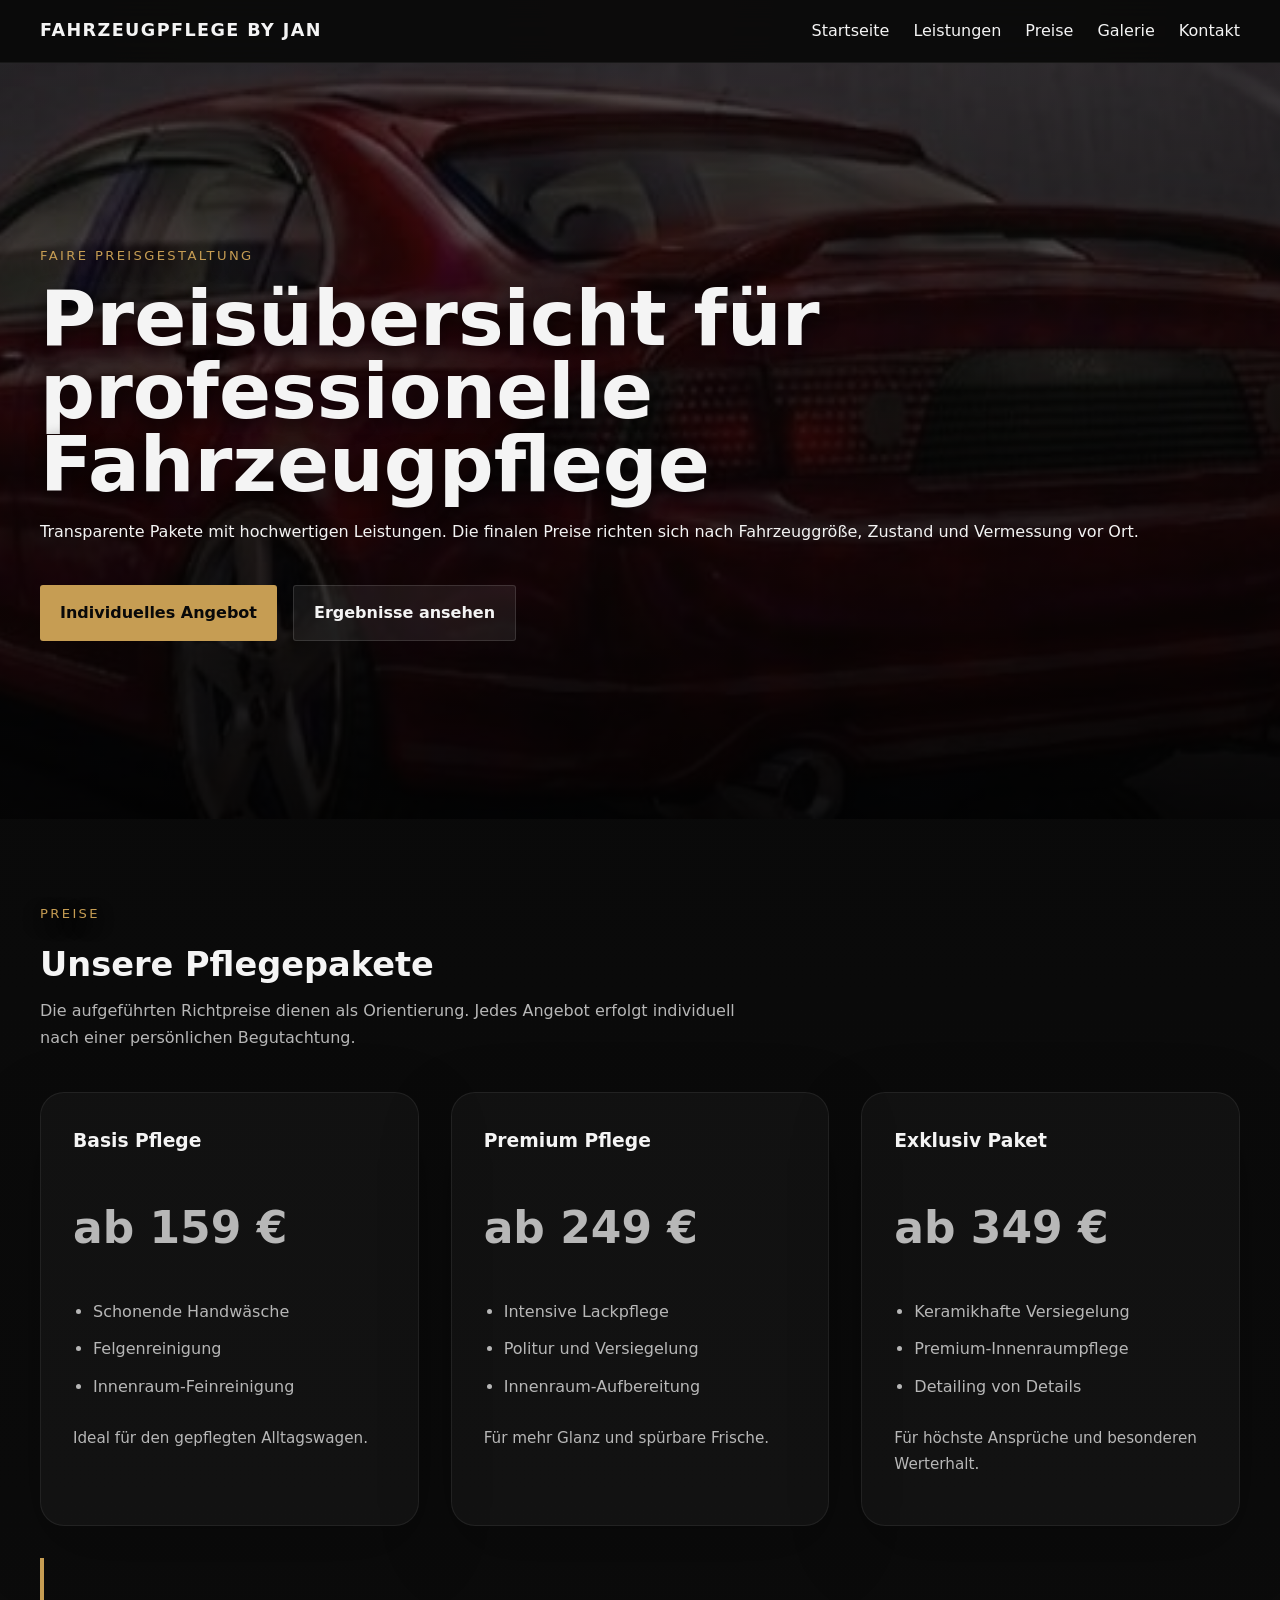
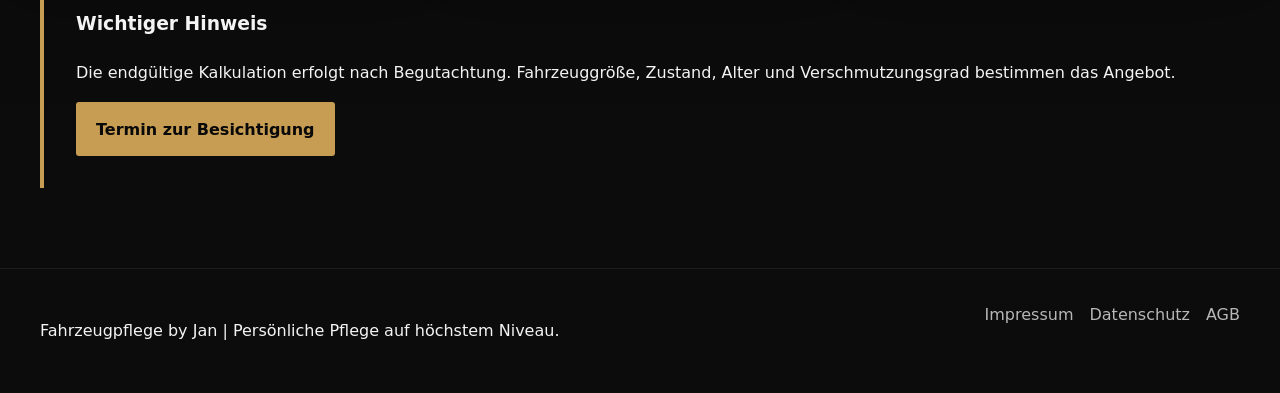
<file: preise.html>
<!DOCTYPE html>
<html lang="de">
<head>
  <meta charset="UTF-8">
  <meta name="viewport" content="width=device-width, initial-scale=1.0">
  <title>Preise | Fahrzeugpflege by Jan</title>
  <meta name="description" content="Transparente Preisübersicht für Fahrzeugpflege by Jan. Premium-Pakete, individuelle Angebote und Beratung.">
  <link rel="stylesheet" href="style.css">
</head>
<body>
  <header class="site-header">
    <div class="container header-inner">
      <a href="index.html" class="brand">Fahrzeugpflege by Jan</a>
      <button class="nav-toggle" aria-label="Navigation öffnen" aria-expanded="false">
        <span></span><span></span><span></span>
      </button>
      <nav class="site-nav">
        <a href="index.html">Startseite</a>
        <a href="leistungen.html">Leistungen</a>
        <a href="preise.html" class="active">Preise</a>
        <a href="galerie.html">Galerie</a>
        <a href="kontakt.html">Kontakt</a>
      </nav>
    </div>
  </header>

  <main>
    <section class="page-hero page-hero--dark">
      <div class="container hero-content">
        <span class="eyebrow">Faire Preisgestaltung</span>
        <h1>Preisübersicht für professionelle Fahrzeugpflege</h1>
        <p>Transparente Pakete mit hochwertigen Leistungen. Die finalen Preise richten sich nach Fahrzeuggröße, Zustand und Vermessung vor Ort.</p>
        <div class="hero-buttons">
          <a href="kontakt.html" class="btn btn-primary">Individuelles Angebot</a>
          <a href="galerie.html" class="btn btn-secondary">Ergebnisse ansehen</a>
        </div>
      </div>
    </section>

    <section class="section">
      <div class="container">
        <div class="section-header">
          <span class="eyebrow">Preise</span>
          <h2>Unsere Pflegepakete</h2>
          <p>Die aufgeführten Richtpreise dienen als Orientierung. Jedes Angebot erfolgt individuell nach einer persönlichen Begutachtung.</p>
        </div>

        <div class="grid grid-3">
          <article class="price-card animate-on-scroll">
            <h3>Basis Pflege</h3>
            <p class="price">ab 159 €</p>
            <ul>
              <li>Schonende Handwäsche</li>
              <li>Felgenreinigung</li>
              <li>Innenraum-Feinreinigung</li>
            </ul>
            <p class="note">Ideal für den gepflegten Alltagswagen.</p>
          </article>

          <article class="price-card animate-on-scroll">
            <h3>Premium Pflege</h3>
            <p class="price">ab 249 €</p>
            <ul>
              <li>Intensive Lackpflege</li>
              <li>Politur und Versiegelung</li>
              <li>Innenraum-Aufbereitung</li>
            </ul>
            <p class="note">Für mehr Glanz und spürbare Frische.</p>
          </article>

          <article class="price-card animate-on-scroll">
            <h3>Exklusiv Paket</h3>
            <p class="price">ab 349 €</p>
            <ul>
              <li>Keramikhafte Versiegelung</li>
              <li>Premium-Innenraumpflege</li>
              <li>Detailing von Details</li>
            </ul>
            <p class="note">Für höchste Ansprüche und besonderen Werterhalt.</p>
          </article>
        </div>

        <div class="price-note animate-on-scroll">
          <h3>Wichtiger Hinweis</h3>
          <p>Die endgültige Kalkulation erfolgt nach Begutachtung. Fahrzeuggröße, Zustand, Alter und Verschmutzungsgrad bestimmen das Angebot.</p>
          <a href="https://calendly.com/ichmussmal4/30min" class="btn btn-primary" target="_blank" rel="noreferrer">Termin zur Besichtigung</a>
        </div>
      </div>
    </section>
  </main>

  <footer class="site-footer">
    <div class="container footer-inner">
      <p>Fahrzeugpflege by Jan | Persönliche Pflege auf höchstem Niveau.</p>
      <nav class="footer-nav">
        <a href="impressum.html">Impressum</a>
        <a href="datenschutz.html">Datenschutz</a>
        <a href="agb.html">AGB</a>
      </nav>
    </div>
  </footer>

  <script src="script.js"></script>
</body>
</html>
</file>
<file: style.css>
﻿:root {
  --bg: #090909;
  --surface: #121212;
  --surface-alt: #1f1f1f;
  --text: #f4f4f4;
  --muted: #b7b7b7;
  --accent: #c69d53;
  --accent-alt: #e0b569;
  --border: rgba(255,255,255,0.08);
  --shadow: 0 24px 70px rgba(0,0,0,0.25);
  --radius: 24px;
}

* {
  box-sizing: border-box;
}

html {
  scroll-behavior: smooth;
}

body {
  margin: 0;
  font-family: Inter, system-ui, -apple-system, BlinkMacSystemFont, "Segoe UI", sans-serif;
  background: radial-gradient(circle at top, rgba(198,157,83,.08), transparent 28%), linear-gradient(180deg, #080808 0%, #0c0c0c 100%);
  color: var(--text);
  line-height: 1.7;
  text-align: left;
}

img {
  max-width: 100%;
  display: block;
}

a {
  color: inherit;
  text-decoration: none;
}

button,
input,
textarea {
  font: inherit;
}

button {
  border: none;
  background: none;
}

.container {
  width: min(1200px, calc(100% - 2rem));
  margin: 0 auto;
  
}
/* ==========================================================================
   SITE HEADER & NAVIGATION (Optimiert & Bereinigt)
   ========================================================================== */
.site-header {
  position: sticky;
  top: 0;
  z-index: 50;
  backdrop-filter: blur(16px);
  background: rgba(12, 12, 12, 0.90);
  border-bottom: 1px solid rgba(255,255,255,0.06);
}

.header-inner {
  position: relative;
  display: flex;
  align-items: center;
  justify-content: space-between;
  gap: 1rem;
  padding: 1rem 0;
}

.brand {
  font-size: 1.1rem;
  font-weight: 800;
  letter-spacing: 0.08em;
  text-transform: uppercase;
  text-align: left;
  display: inline-block;
  white-space: nowrap;
  color: var(--text);
}

.site-nav {
  display: flex;
  align-items: center;
  gap: 1.5rem;
}

.site-nav a {
  color: var(--text);
  transition: color .22s ease;
}

.site-nav a:hover,
.site-nav a.active {
  color: var(--text);
}

.site-nav.open {
  max-height: 420px;
}

.nav-toggle {
  display: none;
  width: 2rem;
  height: 1.5rem;
  flex-direction: column;
  justify-content: space-between;
  cursor: pointer;
  z-index: 110;
}

.nav-toggle span {
  display: block;
  width: 100%;
  height: 3px;
  border-radius: 999px;
  background: var(--text);
  transition: transform 0.3s ease, opacity 0.2s ease, background-color 0.3s ease;
}

.nav-toggle.open span:nth-child(1) {
  transform: translateY(6px) rotate(45deg);
  background: var(--accent);
}

.nav-toggle.open span:nth-child(2) {
  opacity: 0;
}

.nav-toggle.open span:nth-child(3) {
  transform: translateY(-6px) rotate(-45deg);
  background: var(--accent);
}

.header-actions {
  display: flex;
  align-items: center;
  gap: 1rem;
}

.nav-cta {
  display: inline-flex;
  align-items: center;
  justify-content: center;
  padding: 0.4rem 0.75rem;
  font-size: 0.85rem;
  border-radius: 8px;
  background: #090909;
  color: var(--accent);
  border: 2px solid var(--accent);
  font-weight: 700;
  text-transform: none;
}

.nav-cta:hover {
  background: rgba(255,255,255,0.03);
}

.page-hero {
  min-height: 84vh;
  display: flex;
  align-items: center;
  justify-content: flex-start;
  position: relative;
  overflow: hidden;
}

.page-hero::before {
  content: "";
  position: absolute;
  inset: 0;
  background: linear-gradient(180deg, rgba(0,0,0,.15), rgba(0,0,0,.8));
  z-index: 1;
}

.page-hero--dark {
  background: linear-gradient(135deg, rgba(12,12,12,0.5) 0%, rgba(8,8,8,0.70) 100%),
              url('images/logo.jpeg') center/cover no-repeat;
  background-attachment: fixed;
}

.hero-content {
  position: relative;
  z-index: 2;
}

.page-hero h1,
.hero-copy,
.eyebrow {
  color: var(--text);
  text-shadow: 0 6px 18px rgba(0,0,0,0.6);
}

/* Ensure headings and paragraphs are left-aligned site-wide */
h1, h2, h3, h4, h5, h6, p {
  text-align: left;
}

.eyebrow {
  display: inline-block;
  color: var(--accent);
  text-transform: uppercase;
  letter-spacing: 0.18em;
  font-size: 0.82rem;
  margin-bottom: 1rem;
}

.page-hero h1,
.section-header h2 {
  font-size: clamp(3.5rem, 6vw, 6.5rem);
  margin: 0;
  line-height: 0.95;
}

.section-header p,
.card p,
.feature-card p,
.price-card p,
.contact-card p,
.legal-content p {
  color: var(--muted);
}

.hero-copy {
  margin-top: 1.5rem;
  font-size: 1.05rem;
  max-width: 520px;
}

.text-highlight {
  color: var(--accent);
}

.hero-buttons {
  display: flex;
  flex-wrap: wrap;
  gap: 1rem;
  margin-top: 2.5rem;
}

@media (max-width: 860px) {
  .nav-toggle {
    display: flex;
  }

  .site-nav {
    position: absolute;
    top: 100%;
    left: 0;
    right: 0;
    display: flex;
    flex-direction: column;
    align-items: flex-start;
    gap: 0;
    padding: 1rem 1.5rem 2rem;
    background: rgba(12, 12, 12, 0.98);
    border-bottom: 1px solid var(--border);
    box-shadow: 0 20px 40px rgba(0,0,0,0.5);
    opacity: 0;
    visibility: hidden;
    transform: translateY(-10px);
    transition: opacity 0.3s ease, transform 0.3s ease, visibility 0.3s ease;
  }

  .site-nav.open {
    opacity: 1;
    visibility: visible;
    transform: translateY(0);
  }

  .site-nav a {
    color: var(--text);
    width: 100%;
    padding: 1rem 0;
    border-bottom: 1px solid rgba(255, 255, 255, 0.04);
    font-size: 1.1rem;
  }

  .site-nav a::after {
    display: none;
  }

  .site-nav a:last-child {
    border-bottom: none;
  }

  .page-hero h1,
  .section-header h2 {
    font-size: clamp(2.8rem, 9vw, 4.5rem);
  }

  .hero-content {
    position: relative;
    z-index: 1;
    max-width: 700px;
    padding: 5rem 0;
  }

  .nav-cta {
    display: none;
  }
}




.btn {
  display: inline-flex;
  align-items: center;
  justify-content: center;
  padding: 0.85rem 1.25rem;
  border-radius: 3px;
  font-weight: 600;
  transition: transform .25s ease, background .25s ease, color .25s ease;
  text-align: center;
}

.btn:hover {
  transform: translateY(-2px);
}

.btn-primary {
  background: var(--accent);
  color: #090909;
}

.btn-secondary {
  background: rgba(255,255,255,0.07);
  color: var(--text);
  border: 1px solid rgba(255,255,255,0.12);
}

.btn-ghost {
  background: transparent;
  color: var(--accent);
  border: 2px solid var(--accent);
}

.btn-whatsapp {
  background-color: #25D366;
  color: #ffffff !important; /* Erzwingt weißen Text */
  font-weight: 700;
  padding: 1rem 2rem;
  font-size: 1.05rem;
  border: none;
  box-shadow: 0 4px 14px rgba(37, 211, 102, 0.3);
transition: background-color 0.25s ease, transform 0.25s ease;
}
.btn-whatsapp:hover {
  background-color: #20ba5a; /* Etwas dunkleres Grün beim Drüberfahren */
  transform: translateY(-2px);
}


/* Minimalistisches schwebendes WhatsApp Logo */
.floating-whatsapp-pure {
  position: fixed;
  right: 1.5rem;
  bottom: 1.5rem;
  z-index: 200;
  display: flex;
  align-items: center;
  justify-content: center;
  width: 60px;
  height: 60px;
  background-color: #25D366; /* WhatsApp Grün */
  border-radius: 50%;
  box-shadow: 0 4px 16px rgba(0, 0, 0, 0.3);
  transition: transform 0.25s ease, background-color 0.25s ease, box-shadow 0.25s ease;
}

/* Weißes Logo-Icon im Inneren */
.floating-whatsapp-pure svg {
  width: 34px;
  height: 34px;
  fill: #ffffff; /* Macht das SVG-Logo weiß */
}

/* Interaktion beim Drüberfahren (Hover) */
.floating-whatsapp-pure:hover {
  background-color: #20ba5a; /* Etwas dunkleres Grün */
  transform: scale(1.08) translateY(-3px); /* Leichtes Vergrößern und Anheben */
  box-shadow: 0 8px 24px rgba(37, 211, 102, 0.4); /* Intensiverer, grüner Schatten */
}

/* Responsive Anpassung für kleinere Smartphones */
@media (max-width: 480px) {
  .floating-whatsapp-pure {
    right: 1rem;
    bottom: 1rem;
    width: 52px;
    height: 52px;
  }
  .floating-whatsapp-pure svg {
    width: 28px;
    height: 28px;
  }
}



.section {
  padding: 5rem 0;
}

.section--dark {
  background: rgb(10, 10, 10);
}

.section--light {
  background: rgba(78, 78, 78, 0.285);
}

.section-header {
  max-width: 700px;
  margin-bottom: 2.5rem;
}

.section-header h2 {
  font-size: clamp(2.1rem, 2.5vw, 3rem);
  margin-top: 0.5rem;
}

.grid {
  display: grid;
  gap: 2rem;
}

.grid-2 {
  grid-template-columns: repeat(auto-fit, minmax(280px, 1fr));
}

.grid-3 {
  grid-template-columns: repeat(auto-fit, minmax(320px, 1fr));
}

.card,
.feature-card,
.price-card,
.contact-card,
.contact-form {
  background: rgba(255,255,255,0.03);
  border: 1px solid rgba(255,255,255,0.07);
  box-shadow: var(--shadow);
  border-radius: var(--radius);
  padding: 2rem;
  display: flex;
  flex-direction: column;
  height: 100%;
}

.card h3,
.feature-card h3,
.price-card h3 {
  margin-top: 0;
}

.card ul,
.price-card ul {
  margin: 1rem 0 0;
  padding-left: 1.25rem;
  color: var(--muted);
}

.card li,
.price-card li {
  margin-bottom: 0.65rem;
}

.split-section {
  padding: 5rem 0;
}

.split-grid {
  display: grid;
  gap: 3rem;
  align-items: center;
  grid-template-columns: minmax(400px, 1fr) minmax(300px, 0.9fr);
}

.split-text h2,
.legal-content h2 {
  margin-bottom: 1rem;
  color: var(--text);
}

.split-text ul {
  list-style: disc inside;
  color: var(--muted);
  margin: 1.25rem 0 2rem;
}

.split-text img,
.split-visual img {
  width: 100%;
  border-radius: var(--radius);
}

.trust-section {
  padding: 5rem 0;
}

.trust-grid {
  display: grid;
  grid-template-columns: repeat(auto-fit, minmax(280px, 1fr));
  gap: 2rem;
}

.trust-card {
  background: linear-gradient(135deg, rgba(255,255,255,0.05) 0%, rgba(255,255,255,0.02) 100%);
  border: 1px solid rgba(198,157,83,0.2);
  border-radius: 20px;
  padding: 2.5rem 2rem;
  text-align: left;
  backdrop-filter: blur(10px);
  transition: all .3s ease;
}

.trust-card:hover {
  border-color: rgba(198,157,83,0.4);
  background: linear-gradient(135deg, rgba(255,255,255,0.08) 0%, rgba(255,255,255,0.03) 100%);
  transform: translateY(-6px);
}

.trust-icon {
  font-size: 3rem;
  margin-bottom: 1rem;
  display: block;
}

.trust-card h3 {
  margin: 0 0 1rem 0;
  font-size: 1.2rem;
  color: var(--text);
}

.trust-card p {
  color: var(--muted);
  font-size: 0.95rem;
  line-height: 1.6;
}

.price-card {
  position: relative;
}

.price {
  font-size: 2.75rem;
  font-weight: 700;
  margin: 1rem 0;
}

.note,
.form-note {
  color: var(--muted);
  font-size: 0.95rem;
}

.price-note {
  margin-top: 2rem;
  padding: 2rem;
  border-left: 4px solid var(--accent);
}

.gallery-grid {
  display: grid;
  grid-template-columns: repeat(auto-fit, minmax(300px, 1fr));
  gap: 1.5rem;
}

.gallery-item {
  overflow: hidden;
  border-radius: 24px;
  border: 1px solid rgba(255,255,255,0.08);
  aspect-ratio: 1;
}

.gallery-item img {
  width: 100%;
  height: 100%;
  object-fit: cover;
}

.contact-card,
.contact-form {
  min-height: 420px;
}

.contact-details p {
  margin: 1rem 0;
}

.contact-form form {
  display: grid;
  gap: 1rem;
}

.contact-form label {
  font-size: 0.95rem;
}

.contact-form input,
.contact-form textarea {
  width: 100%;
  padding: 1rem;
  border-radius: 14px;
  border: 1px solid rgba(255,255,255,0.08);
  background: rgba(255,255,255,0.03);
  color: var(--text);
}

.cta-banner {
  padding: 4rem 0;
  background: linear-gradient(135deg, rgba(37,211,102,0.08) 0%, rgba(37,211,102,0.04) 100%);
  border-top: 1px solid rgba(37,211,102,0.2);
  border-bottom: 1px solid rgba(37,211,102,0.2);
}

.cta-whatsapp {
  background: linear-gradient(135deg, rgba(37,211,102,0.12) 0%, rgba(37,211,102,0.05) 100%);
}

.cta-inner {
  display: flex;
  align-items: center;
  justify-content: space-between;
  gap: 3rem;
}

.cta-content {
  flex: 1;
}

.cta-icon {
  font-size: 3.5rem;
  margin-bottom: 1rem;
}

.cta-content h2 {
  font-size: clamp(1.8rem, 2.5vw, 2.5rem);
  margin: 0 0 0.75rem 0;
  color: var(--text);
}

.cta-content p {
  font-size: 1.1rem;
  color: var(--muted);
  margin: 0;
}

.site-footer {
  padding: 2rem 0;
  border-top: 1px solid rgba(255,255,255,0.07);
}

.footer-inner {
  display: flex;
  flex-wrap: wrap;
  justify-content: space-between;
  gap: 1rem;
}

.footer-nav {
  display: flex;
  flex-wrap: wrap;
  gap: 1rem;
}

.footer-nav a {
  color: var(--muted);
}

.legal-content {
  display: grid;
  gap: 1.75rem;
}

.animate-on-scroll {
  opacity: 0;
  transform: translateY(30px);
  transition: opacity .8s ease, transform .8s ease;
}

.animate-on-scroll.is-visible {
  opacity: 1;
  transform: translateY(0);
}

@media (max-width: 1024px) {
  .split-grid {
    grid-template-columns: 1fr;
    gap: 2rem;
  }
}

@media (max-width: 960px) {
  .grid,
  .gallery-grid {
    gap: 1.5rem;
  }

  .page-hero {
    min-height: 70vh;
  }

  .cta-inner {
    flex-direction: column;
    text-align: left;
  }

  .cta-content {
    flex: 1;
  }
}

@media (max-width: 768px) {
  .header-inner {
    flex-wrap: wrap;
  }

  .nav-toggle {
    display: flex;
  }

  .site-nav {
    position: absolute;
    top: 100%;
    right: 1rem;
    left: 1rem;
    flex-direction: column;
    background: rgba(12,12,12,0.97);
    border: 1px solid rgba(255,255,255,0.08);
    border-radius: 20px;
    padding: 1.5rem;
    margin-top: 0.5rem;
    opacity: 0;
    visibility: hidden;
    transform: translateY(-10px);
    transition: opacity .25s ease, transform .25s ease, visibility .25s ease;
  }

  .site-nav.open {
    opacity: 1;
    visibility: visible;
    transform: translateY(0);
  }

  .site-nav a {
    padding: 0.75rem 0;
    border-bottom: 1px solid rgba(255,255,255,0.06);
    text-align: left;
  }
}

@media (max-width: 560px) {
  .hero-buttons {
    flex-direction: column;
  }

  .btn {
    width: 100%;
  }
}
</file>
